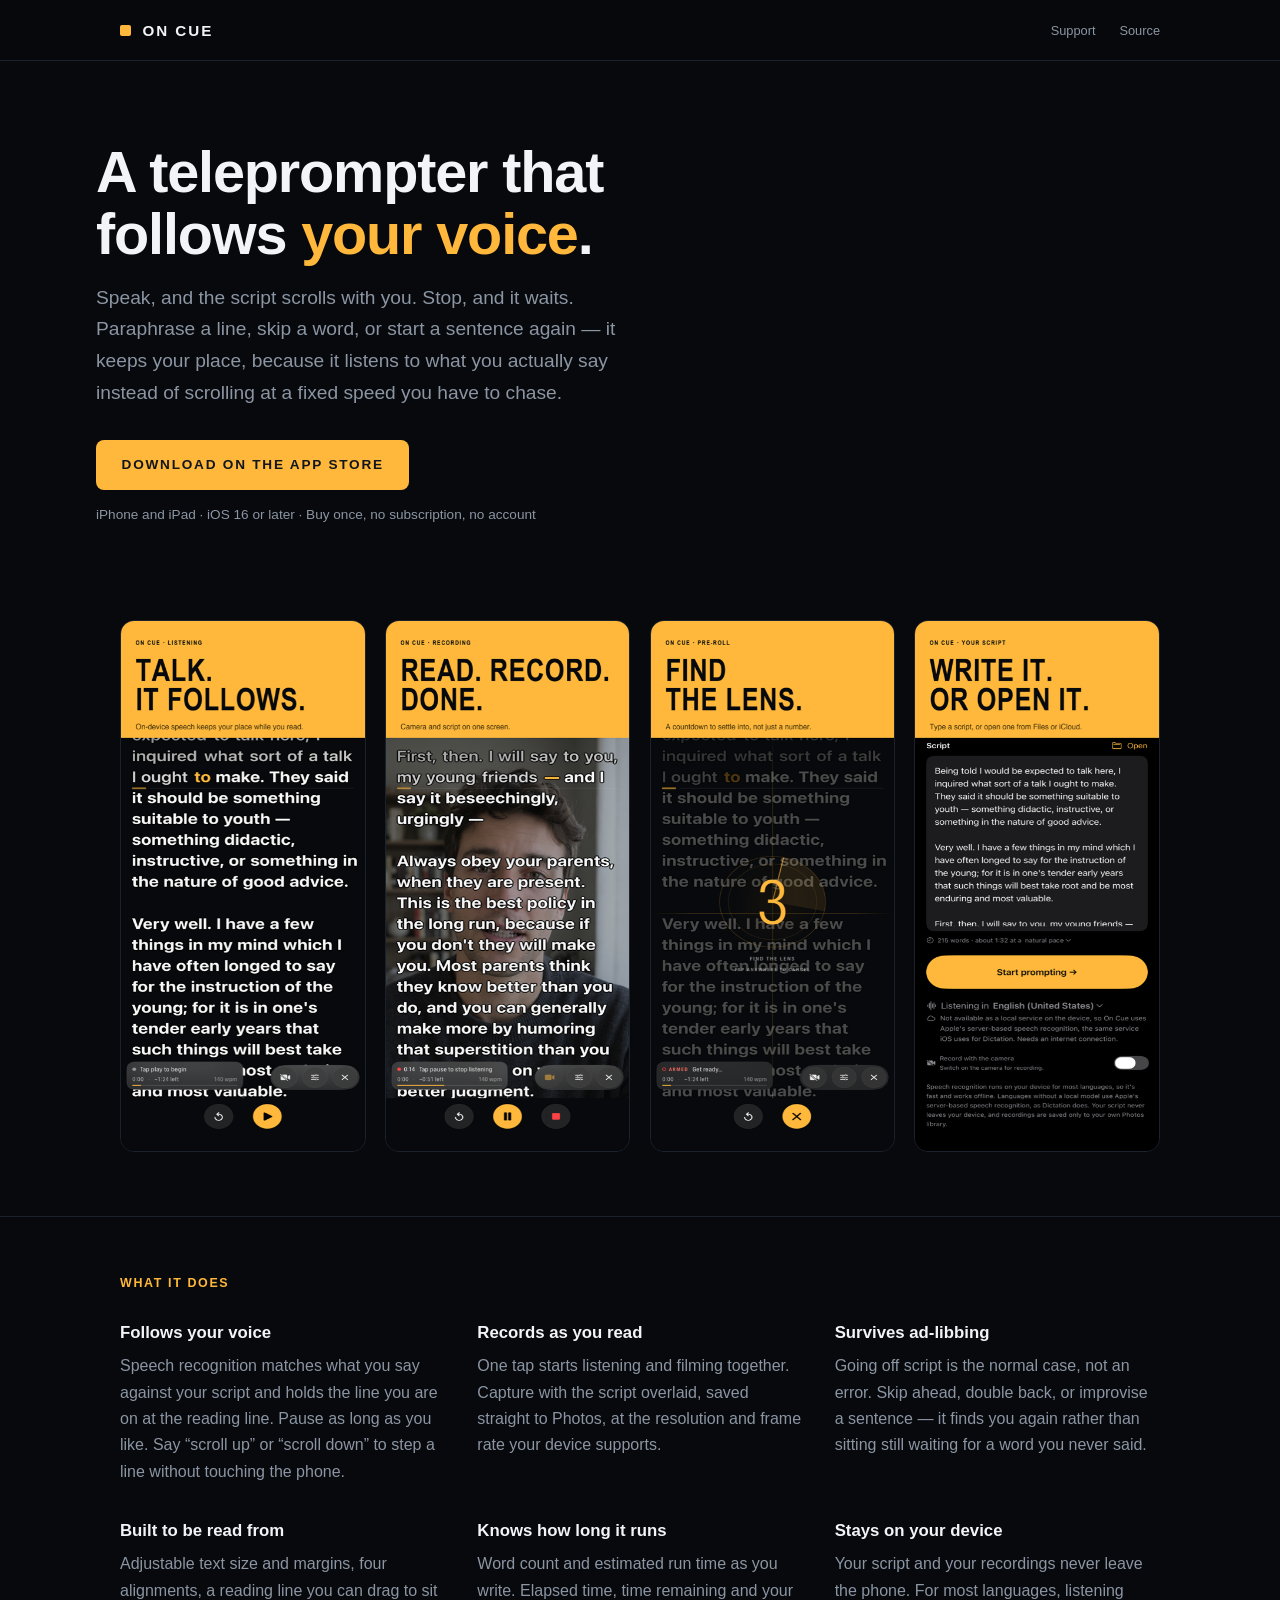
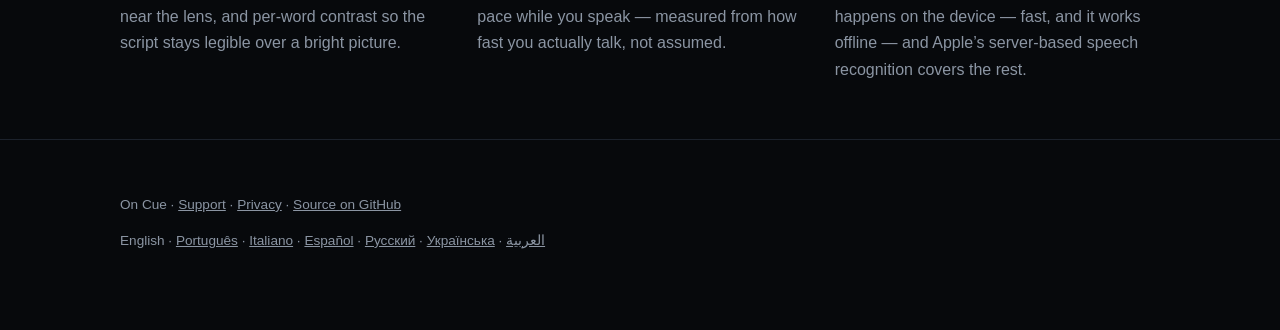
<file: docs/index.html>
<!doctype html>
<html lang="en">
<head>
<meta charset="utf-8">
<meta name="viewport" content="width=device-width, initial-scale=1">
<title>On Cue — a teleprompter that follows your voice</title>
<meta name="description" content="On Cue is an iPhone and iPad teleprompter that scrolls at the speed you actually speak. Pause, paraphrase or skip a line — it keeps your place.">
<link rel="stylesheet" href="style.css">
</head>
<body>

<header>
  <div class="wrap">
    <span class="lamp" aria-hidden="true"></span>
    <span class="chrome wordmark">On Cue</span>
    <nav>
      <a href="support/">Support</a>
      <a href="https://github.com/sashamitrovich/Cue">Source</a>
    </nav>
  </div>
</header>

<main>
  <div class="wrap hero">
    <h1>A teleprompter that follows <em>your voice</em>.</h1>
    <p class="lede">Speak, and the script scrolls with you. Stop, and it waits. Paraphrase a line, skip a word, or start a sentence again — it keeps your place, because it listens to what you actually say instead of scrolling at a fixed speed you have to chase.</p>
    <a class="cta chrome" href="https://apps.apple.com/app/id6796989022">Download on the App Store</a>
    <p class="cta-note">iPhone and iPad · iOS 16 or later · Buy once, no subscription, no account</p>
  </div>

  <div class="wrap">
    <div class="shots">
      <img src="img/01-follows.png" alt="The script scrolling with the spoken word highlighted in amber on the reading line.">
      <img src="img/02-record.png" alt="Recording with the script over the picture.">
      <img src="img/03-lens.png" alt="The countdown before a take, with the reading line near the lens.">
      <img src="img/05-write.png" alt="The script editor on the setup screen.">
    </div>
  </div>

  <section>
    <div class="wrap">
      <h2 class="chrome">What it does</h2>
      <div class="grid">
        <div>
          <h3>Follows your voice</h3>
          <p>Speech recognition matches what you say against your script and holds the line you are on at the reading line. Pause as long as you like. Say “scroll up” or “scroll down” to step a line without touching the phone.</p>
        </div>
        <div>
          <h3>Records as you read</h3>
          <p>One tap starts listening and filming together. Capture with the script overlaid, saved straight to Photos, at the resolution and frame rate your device supports.</p>
        </div>
        <div>
          <h3>Survives ad-libbing</h3>
          <p>Going off script is the normal case, not an error. Skip ahead, double back, or improvise a sentence — it finds you again rather than sitting still waiting for a word you never said.</p>
        </div>
        <div>
          <h3>Built to be read from</h3>
          <p>Adjustable text size and margins, four alignments, a reading line you can drag to sit near the lens, and per-word contrast so the script stays legible over a bright picture.</p>
        </div>
        <div>
          <h3>Knows how long it runs</h3>
          <p>Word count and estimated run time as you write. Elapsed time, time remaining and your pace while you speak — measured from how fast you actually talk, not assumed.</p>
        </div>
        <div>
          <h3>Stays on your device</h3>
          <p>Your script and your recordings never leave the phone. For most languages, listening happens on the device — fast, and it works offline — and Apple’s server-based speech recognition covers the rest.</p>
        </div>
      </div>
    </div>
  </section>
</main>

<footer>
  <div class="wrap">
    <p>On Cue · <a href="support/">Support</a> · <a href="https://github.com/sashamitrovich/Cue/blob/main/PRIVACY.md">Privacy</a> · <a href="https://github.com/sashamitrovich/Cue">Source on GitHub</a></p>
    <p>English · <a href="pt-BR/" hreflang="pt-BR">Português</a> · <a href="it/" hreflang="it">Italiano</a> · <a href="es-MX/" hreflang="es-MX">Español</a> · <a href="ru/" hreflang="ru">Русский</a> · <a href="uk/" hreflang="uk">Українська</a> · <a href="ar/" hreflang="ar">العربية</a></p>
  </div>
</footer>

</body>
</html>
</file>
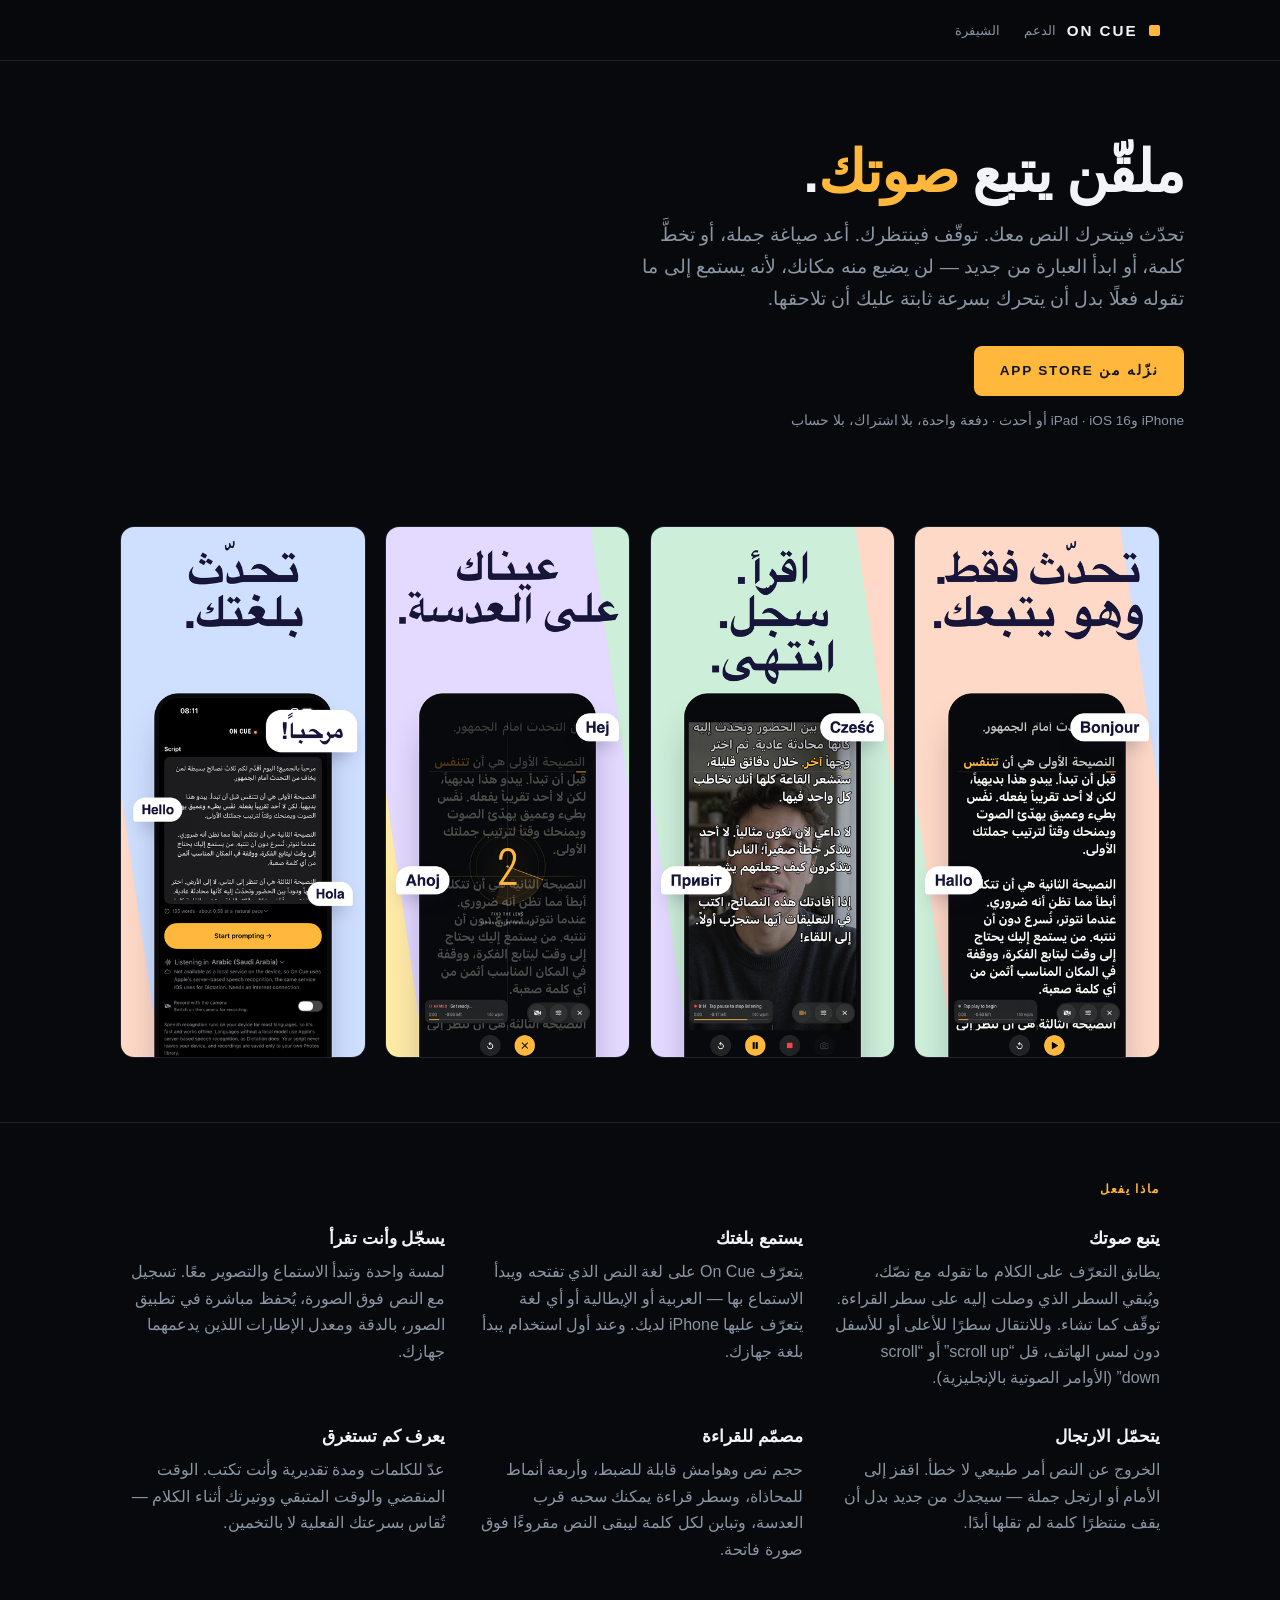
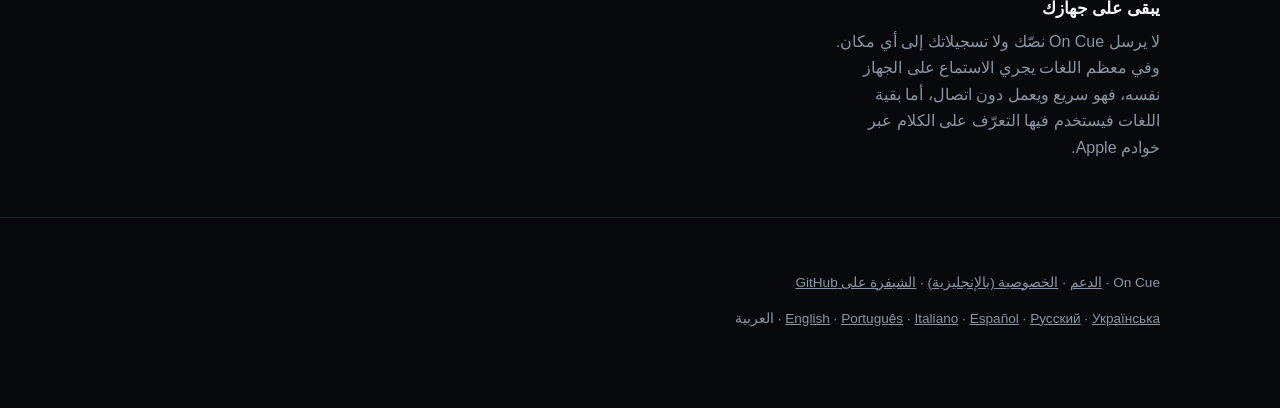
<file: docs/ar/index.html>
<!doctype html>
<html lang="ar" dir="rtl">
<head>
<meta charset="utf-8">
<meta name="viewport" content="width=device-width, initial-scale=1">
<title>On Cue — ملقّن يتبع صوتك</title>
<meta name="description" content="On Cue ملقّن لجهازي iPhone وiPad يتحرك بالإيقاع الذي تتحدث به فعلًا. توقّف، ارتجل أو تخطَّ سطرًا — لن يضيع منه مكانك.">
<link rel="stylesheet" href="../style.css">
</head>
<body>

<header>
  <div class="wrap">
    <span class="lamp" aria-hidden="true"></span>
    <span class="chrome wordmark">On Cue</span>
    <nav>
      <a href="support/">الدعم</a>
      <a href="https://github.com/sashamitrovich/Cue">الشيفرة</a>
    </nav>
  </div>
</header>

<main>
  <div class="wrap hero">
    <h1>ملقّن يتبع <em>صوتك</em>.</h1>
    <p class="lede">تحدّث فيتحرك النص معك. توقّف فينتظرك. أعد صياغة جملة، أو تخطَّ كلمة، أو ابدأ العبارة من جديد — لن يضيع منه مكانك، لأنه يستمع إلى ما تقوله فعلًا بدل أن يتحرك بسرعة ثابتة عليك أن تلاحقها.</p>
    <a class="cta chrome" href="https://apps.apple.com/app/id6796989022">نزّله من App Store</a>
    <p class="cta-note">iPhone وiPad · iOS 16 أو أحدث · دفعة واحدة، بلا اشتراك، بلا حساب</p>
  </div>

  <div class="wrap">
    <div class="shots">
      <img src="../img/ar/02-follows.png" alt="النص يتحرك، والكلمة التي تنطقها مميّزة باللون الكهرماني على سطر القراءة.">
      <img src="../img/ar/03-record.png" alt="التسجيل مع ظهور النص فوق الصورة.">
      <img src="../img/ar/04-lens.png" alt="العدّ التنازلي قبل البدء، وسطر القراءة قريب من العدسة.">
      <img src="../img/ar/01-language.png" alt="محرّر النصوص يعرض نصًّا بالعربية مع “Listening in Arabic (Saudi Arabia)”.">
    </div>
  </div>

  <section>
    <div class="wrap">
      <h2 class="chrome">ماذا يفعل</h2>
      <div class="grid">
        <div>
          <h3>يتبع صوتك</h3>
          <p>يطابق التعرّف على الكلام ما تقوله مع نصّك، ويُبقي السطر الذي وصلت إليه على سطر القراءة. توقّف كما تشاء. وللانتقال سطرًا للأعلى أو للأسفل دون لمس الهاتف، قل “scroll up” أو “scroll down” (الأوامر الصوتية بالإنجليزية).</p>
        </div>
        <div>
          <h3>يستمع بلغتك</h3>
          <p>يتعرّف On Cue على لغة النص الذي تفتحه ويبدأ الاستماع بها — العربية أو الإيطالية أو أي لغة يتعرّف عليها iPhone لديك. وعند أول استخدام يبدأ بلغة جهازك.</p>
        </div>
        <div>
          <h3>يسجّل وأنت تقرأ</h3>
          <p>لمسة واحدة وتبدأ الاستماع والتصوير معًا. تسجيل مع النص فوق الصورة، يُحفظ مباشرة في تطبيق الصور، بالدقة ومعدل الإطارات اللذين يدعمهما جهازك.</p>
        </div>
        <div>
          <h3>يتحمّل الارتجال</h3>
          <p>الخروج عن النص أمر طبيعي لا خطأ. اقفز إلى الأمام أو ارتجل جملة — سيجدك من جديد بدل أن يقف منتظرًا كلمة لم تقلها أبدًا.</p>
        </div>
        <div>
          <h3>مصمّم للقراءة</h3>
          <p>حجم نص وهوامش قابلة للضبط، وأربعة أنماط للمحاذاة، وسطر قراءة يمكنك سحبه قرب العدسة، وتباين لكل كلمة ليبقى النص مقروءًا فوق صورة فاتحة.</p>
        </div>
        <div>
          <h3>يعرف كم تستغرق</h3>
          <p>عدّ للكلمات ومدة تقديرية وأنت تكتب. الوقت المنقضي والوقت المتبقي ووتيرتك أثناء الكلام — تُقاس بسرعتك الفعلية لا بالتخمين.</p>
        </div>
        <div>
          <h3>يبقى على جهازك</h3>
          <p>لا يرسل On Cue نصّك ولا تسجيلاتك إلى أي مكان. وفي معظم اللغات يجري الاستماع على الجهاز نفسه، فهو سريع ويعمل دون اتصال، أما بقية اللغات فيستخدم فيها التعرّف على الكلام عبر خوادم Apple.</p>
        </div>
      </div>
    </div>
  </section>
</main>

<footer>
  <div class="wrap">
    <p>On Cue · <a href="support/">الدعم</a> · <a href="https://github.com/sashamitrovich/Cue/blob/main/PRIVACY.md">الخصوصية (بالإنجليزية)</a> · <a href="https://github.com/sashamitrovich/Cue">الشيفرة على GitHub</a></p>
    <p><a href="../" hreflang="en">English</a> · <a href="../pt-BR/" hreflang="pt-BR">Português</a> · <a href="../it/" hreflang="it">Italiano</a> · <a href="../es-MX/" hreflang="es-MX">Español</a> · <a href="../ru/" hreflang="ru">Русский</a> · <a href="../uk/" hreflang="uk">Українська</a> · العربية</p>
  </div>
</footer>

</body>
</html>
</file>
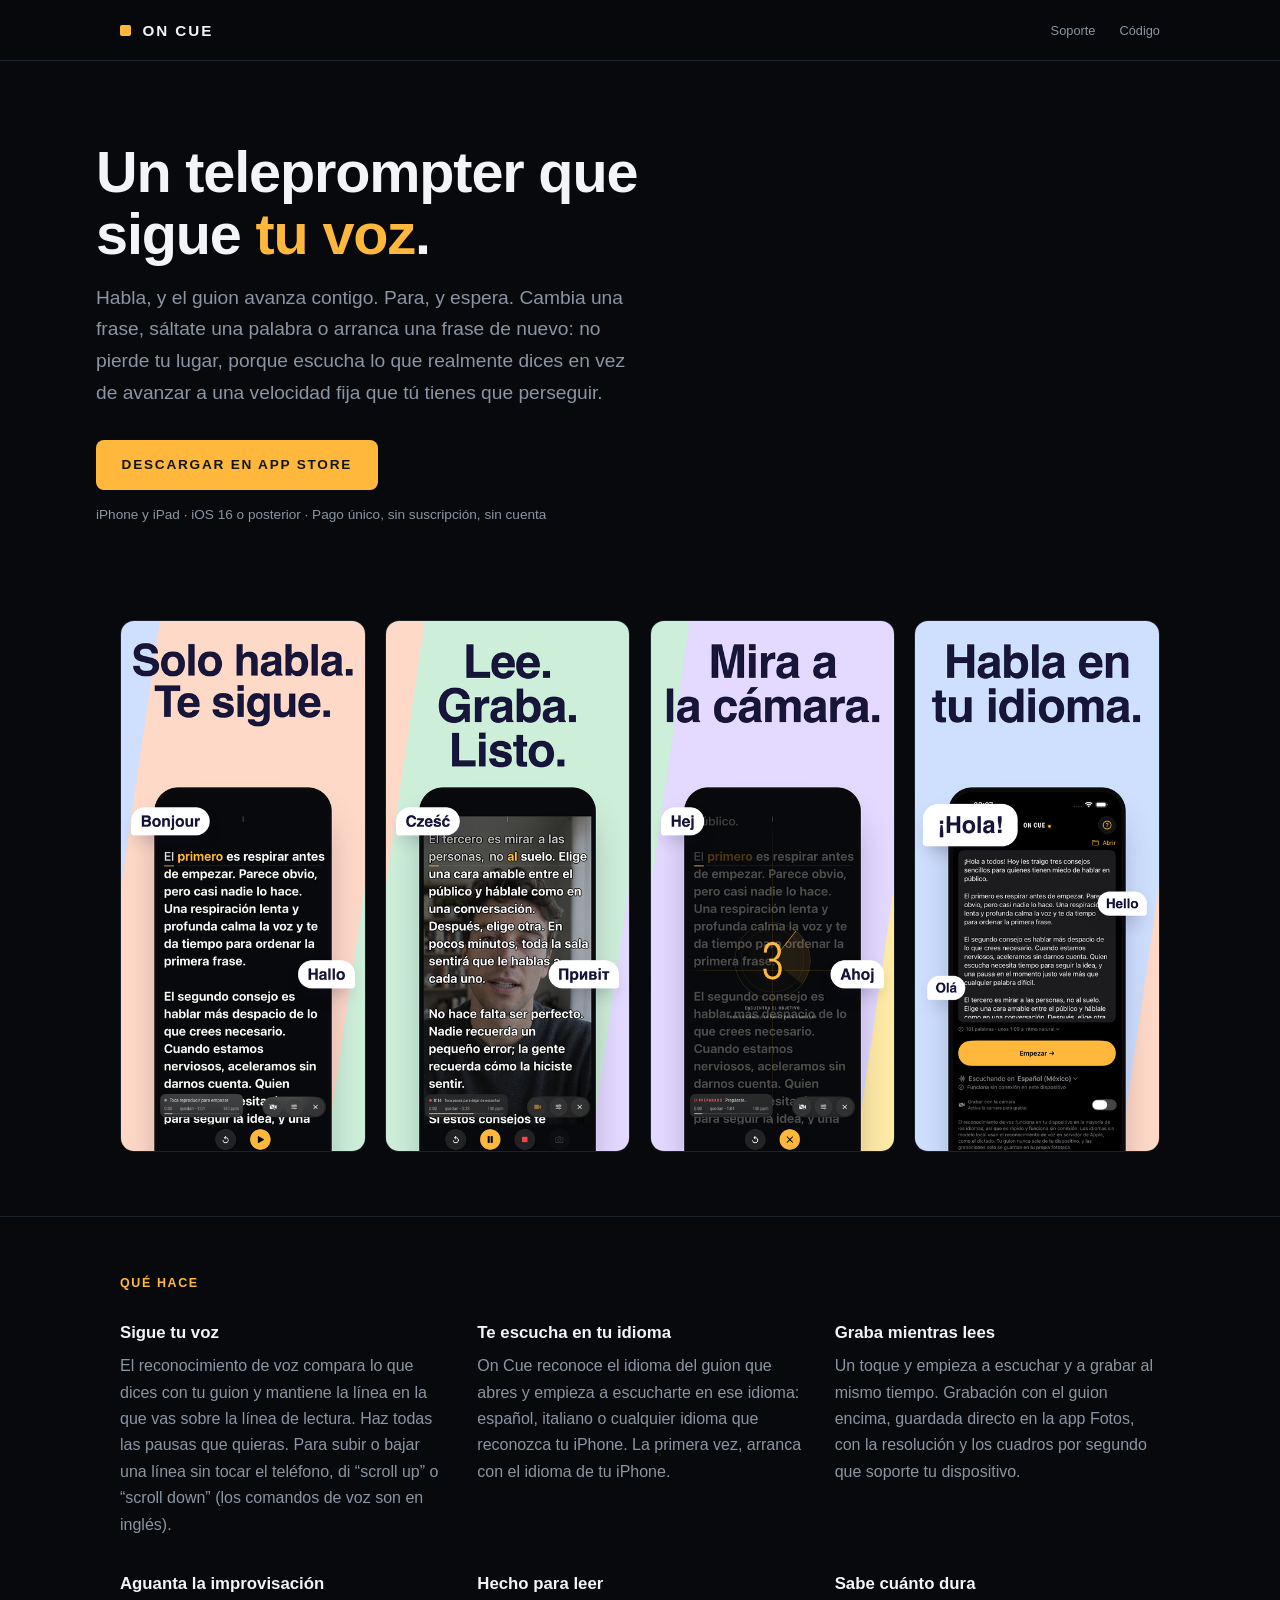
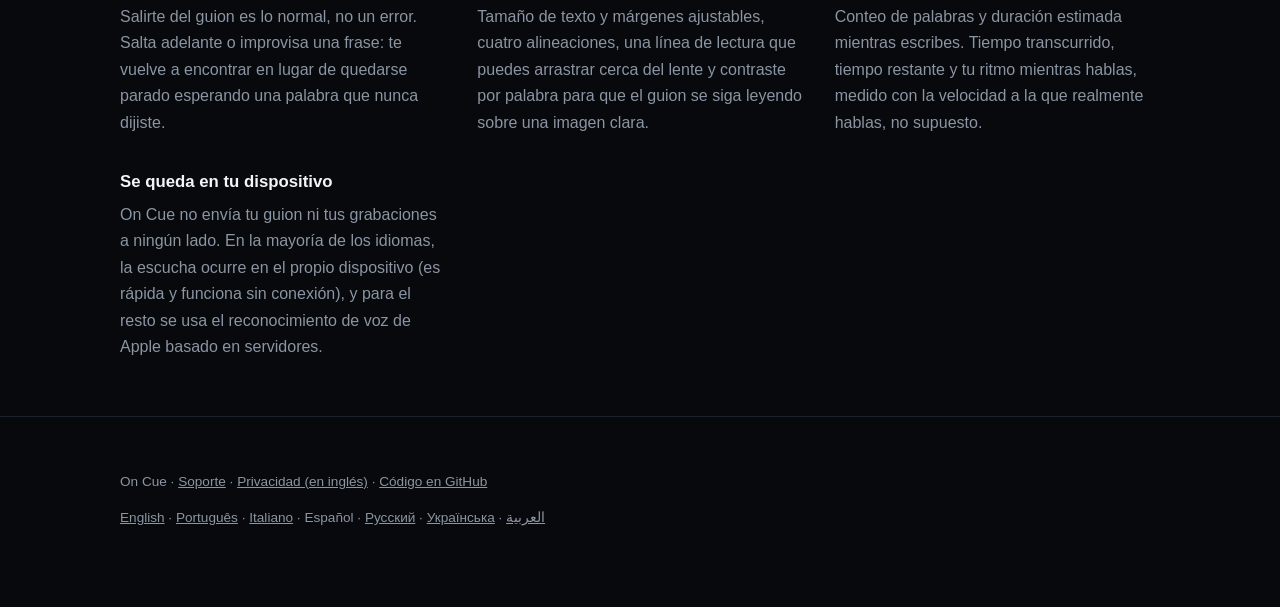
<file: docs/es-MX/index.html>
<!doctype html>
<html lang="es-MX">
<head>
<meta charset="utf-8">
<meta name="viewport" content="width=device-width, initial-scale=1">
<title>On Cue — un teleprompter que sigue tu voz</title>
<meta name="description" content="On Cue es un teleprompter para iPhone y iPad que avanza al ritmo en que realmente hablas. Haz una pausa, improvisa o sáltate una línea: no pierde tu lugar.">
<link rel="stylesheet" href="../style.css">
</head>
<body>

<header>
  <div class="wrap">
    <span class="lamp" aria-hidden="true"></span>
    <span class="chrome wordmark">On Cue</span>
    <nav>
      <a href="support/">Soporte</a>
      <a href="https://github.com/sashamitrovich/Cue">Código</a>
    </nav>
  </div>
</header>

<main>
  <div class="wrap hero">
    <h1>Un teleprompter que sigue <em>tu voz</em>.</h1>
    <p class="lede">Habla, y el guion avanza contigo. Para, y espera. Cambia una frase, sáltate una palabra o arranca una frase de nuevo: no pierde tu lugar, porque escucha lo que realmente dices en vez de avanzar a una velocidad fija que tú tienes que perseguir.</p>
    <a class="cta chrome" href="https://apps.apple.com/app/id6796989022">Descargar en App Store</a>
    <p class="cta-note">iPhone y iPad · iOS 16 o posterior · Pago único, sin suscripción, sin cuenta</p>
  </div>

  <div class="wrap">
    <div class="shots">
      <img src="../img/es-MX/02-follows.png" alt="El guion avanzando, con la palabra que dices resaltada en ámbar sobre la línea de lectura.">
      <img src="../img/es-MX/03-record.png" alt="Grabando con el guion encima de la imagen.">
      <img src="../img/es-MX/04-lens.png" alt="La cuenta regresiva antes de empezar, con la línea de lectura cerca del lente.">
      <img src="../img/es-MX/01-language.png" alt="El editor de guiones mostrando un guion en español y “Listening in Spanish (Mexico)”.">
    </div>
  </div>

  <section>
    <div class="wrap">
      <h2 class="chrome">Qué hace</h2>
      <div class="grid">
        <div>
          <h3>Sigue tu voz</h3>
          <p>El reconocimiento de voz compara lo que dices con tu guion y mantiene la línea en la que vas sobre la línea de lectura. Haz todas las pausas que quieras. Para subir o bajar una línea sin tocar el teléfono, di “scroll up” o “scroll down” (los comandos de voz son en inglés).</p>
        </div>
        <div>
          <h3>Te escucha en tu idioma</h3>
          <p>On Cue reconoce el idioma del guion que abres y empieza a escucharte en ese idioma: español, italiano o cualquier idioma que reconozca tu iPhone. La primera vez, arranca con el idioma de tu iPhone.</p>
        </div>
        <div>
          <h3>Graba mientras lees</h3>
          <p>Un toque y empieza a escuchar y a grabar al mismo tiempo. Grabación con el guion encima, guardada directo en la app Fotos, con la resolución y los cuadros por segundo que soporte tu dispositivo.</p>
        </div>
        <div>
          <h3>Aguanta la improvisación</h3>
          <p>Salirte del guion es lo normal, no un error. Salta adelante o improvisa una frase: te vuelve a encontrar en lugar de quedarse parado esperando una palabra que nunca dijiste.</p>
        </div>
        <div>
          <h3>Hecho para leer</h3>
          <p>Tamaño de texto y márgenes ajustables, cuatro alineaciones, una línea de lectura que puedes arrastrar cerca del lente y contraste por palabra para que el guion se siga leyendo sobre una imagen clara.</p>
        </div>
        <div>
          <h3>Sabe cuánto dura</h3>
          <p>Conteo de palabras y duración estimada mientras escribes. Tiempo transcurrido, tiempo restante y tu ritmo mientras hablas, medido con la velocidad a la que realmente hablas, no supuesto.</p>
        </div>
        <div>
          <h3>Se queda en tu dispositivo</h3>
          <p>On Cue no envía tu guion ni tus grabaciones a ningún lado. En la mayoría de los idiomas, la escucha ocurre en el propio dispositivo (es rápida y funciona sin conexión), y para el resto se usa el reconocimiento de voz de Apple basado en servidores.</p>
        </div>
      </div>
    </div>
  </section>
</main>

<footer>
  <div class="wrap">
    <p>On Cue · <a href="support/">Soporte</a> · <a href="https://github.com/sashamitrovich/Cue/blob/main/PRIVACY.md">Privacidad (en inglés)</a> · <a href="https://github.com/sashamitrovich/Cue">Código en GitHub</a></p>
    <p><a href="../" hreflang="en">English</a> · <a href="../pt-BR/" hreflang="pt-BR">Português</a> · <a href="../it/" hreflang="it">Italiano</a> · Español · <a href="../ru/" hreflang="ru">Русский</a> · <a href="../uk/" hreflang="uk">Українська</a> · <a href="../ar/" hreflang="ar">العربية</a></p>
  </div>
</footer>

</body>
</html>
</file>
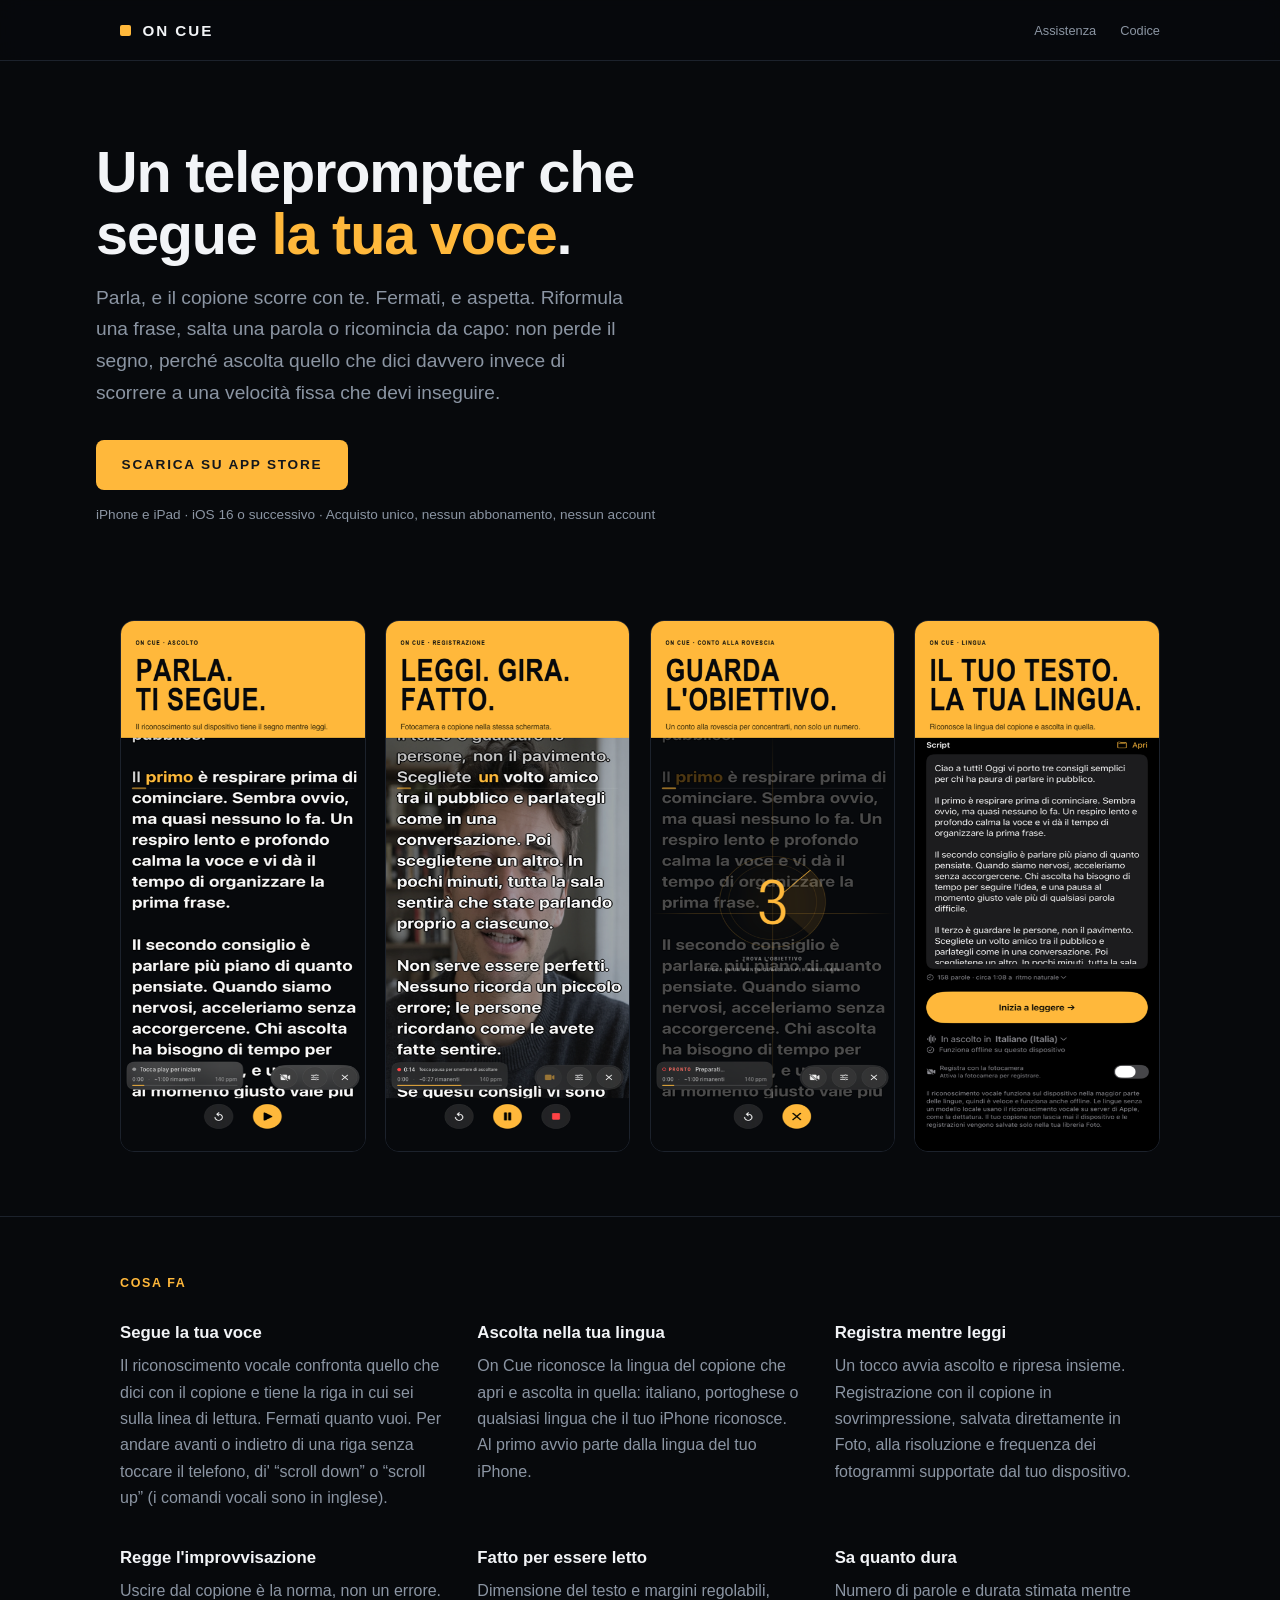
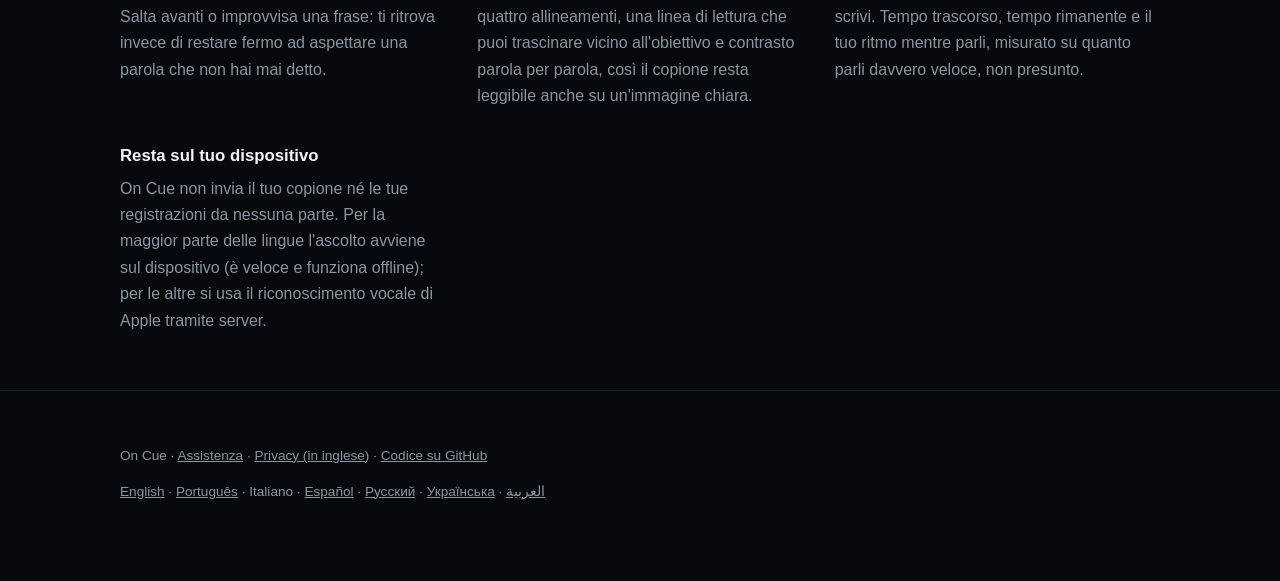
<file: docs/it/index.html>
<!doctype html>
<html lang="it">
<head>
<meta charset="utf-8">
<meta name="viewport" content="width=device-width, initial-scale=1">
<title>On Cue — un teleprompter che segue la tua voce</title>
<meta name="description" content="On Cue è un teleprompter per iPhone e iPad che scorre alla velocità con cui parli davvero. Fermati, improvvisa o salta una riga: non perde il segno.">
<link rel="stylesheet" href="../style.css">
</head>
<body>

<header>
  <div class="wrap">
    <span class="lamp" aria-hidden="true"></span>
    <span class="chrome wordmark">On Cue</span>
    <nav>
      <a href="support/">Assistenza</a>
      <a href="https://github.com/sashamitrovich/Cue">Codice</a>
    </nav>
  </div>
</header>

<main>
  <div class="wrap hero">
    <h1>Un teleprompter che segue <em>la tua voce</em>.</h1>
    <p class="lede">Parla, e il copione scorre con te. Fermati, e aspetta. Riformula una frase, salta una parola o ricomincia da capo: non perde il segno, perché ascolta quello che dici davvero invece di scorrere a una velocità fissa che devi inseguire.</p>
    <a class="cta chrome" href="https://apps.apple.com/app/id6796989022">Scarica su App Store</a>
    <p class="cta-note">iPhone e iPad · iOS 16 o successivo · Acquisto unico, nessun abbonamento, nessun account</p>
  </div>

  <div class="wrap">
    <div class="shots">
      <img src="../img/it/02-segue.png" alt="Il copione che scorre, con la parola pronunciata evidenziata in ambra sulla linea di lettura.">
      <img src="../img/it/03-registra.png" alt="Registrazione con il copione sopra l'immagine.">
      <img src="../img/it/04-obiettivo.png" alt="Il conto alla rovescia prima di iniziare, con la linea di lettura vicino all'obiettivo.">
      <img src="../img/it/01-lingua.png" alt="L'editor con un copione in italiano e “Listening in Italian (Italy)”.">
    </div>
  </div>

  <section>
    <div class="wrap">
      <h2 class="chrome">Cosa fa</h2>
      <div class="grid">
        <div>
          <h3>Segue la tua voce</h3>
          <p>Il riconoscimento vocale confronta quello che dici con il copione e tiene la riga in cui sei sulla linea di lettura. Fermati quanto vuoi. Per andare avanti o indietro di una riga senza toccare il telefono, di' “scroll down” o “scroll up” (i comandi vocali sono in inglese).</p>
        </div>
        <div>
          <h3>Ascolta nella tua lingua</h3>
          <p>On Cue riconosce la lingua del copione che apri e ascolta in quella: italiano, portoghese o qualsiasi lingua che il tuo iPhone riconosce. Al primo avvio parte dalla lingua del tuo iPhone.</p>
        </div>
        <div>
          <h3>Registra mentre leggi</h3>
          <p>Un tocco avvia ascolto e ripresa insieme. Registrazione con il copione in sovrimpressione, salvata direttamente in Foto, alla risoluzione e frequenza dei fotogrammi supportate dal tuo dispositivo.</p>
        </div>
        <div>
          <h3>Regge l'improvvisazione</h3>
          <p>Uscire dal copione è la norma, non un errore. Salta avanti o improvvisa una frase: ti ritrova invece di restare fermo ad aspettare una parola che non hai mai detto.</p>
        </div>
        <div>
          <h3>Fatto per essere letto</h3>
          <p>Dimensione del testo e margini regolabili, quattro allineamenti, una linea di lettura che puoi trascinare vicino all'obiettivo e contrasto parola per parola, così il copione resta leggibile anche su un'immagine chiara.</p>
        </div>
        <div>
          <h3>Sa quanto dura</h3>
          <p>Numero di parole e durata stimata mentre scrivi. Tempo trascorso, tempo rimanente e il tuo ritmo mentre parli, misurato su quanto parli davvero veloce, non presunto.</p>
        </div>
        <div>
          <h3>Resta sul tuo dispositivo</h3>
          <p>On Cue non invia il tuo copione né le tue registrazioni da nessuna parte. Per la maggior parte delle lingue l'ascolto avviene sul dispositivo (è veloce e funziona offline); per le altre si usa il riconoscimento vocale di Apple tramite server.</p>
        </div>
      </div>
    </div>
  </section>
</main>

<footer>
  <div class="wrap">
    <p>On Cue · <a href="support/">Assistenza</a> · <a href="https://github.com/sashamitrovich/Cue/blob/main/PRIVACY.md">Privacy (in inglese)</a> · <a href="https://github.com/sashamitrovich/Cue">Codice su GitHub</a></p>
    <p><a href="../" hreflang="en">English</a> · <a href="../pt-BR/" hreflang="pt-BR">Português</a> · Italiano · <a href="../es-MX/" hreflang="es-MX">Español</a> · <a href="../ru/" hreflang="ru">Русский</a> · <a href="../uk/" hreflang="uk">Українська</a> · <a href="../ar/" hreflang="ar">العربية</a></p>
  </div>
</footer>

</body>
</html>
</file>
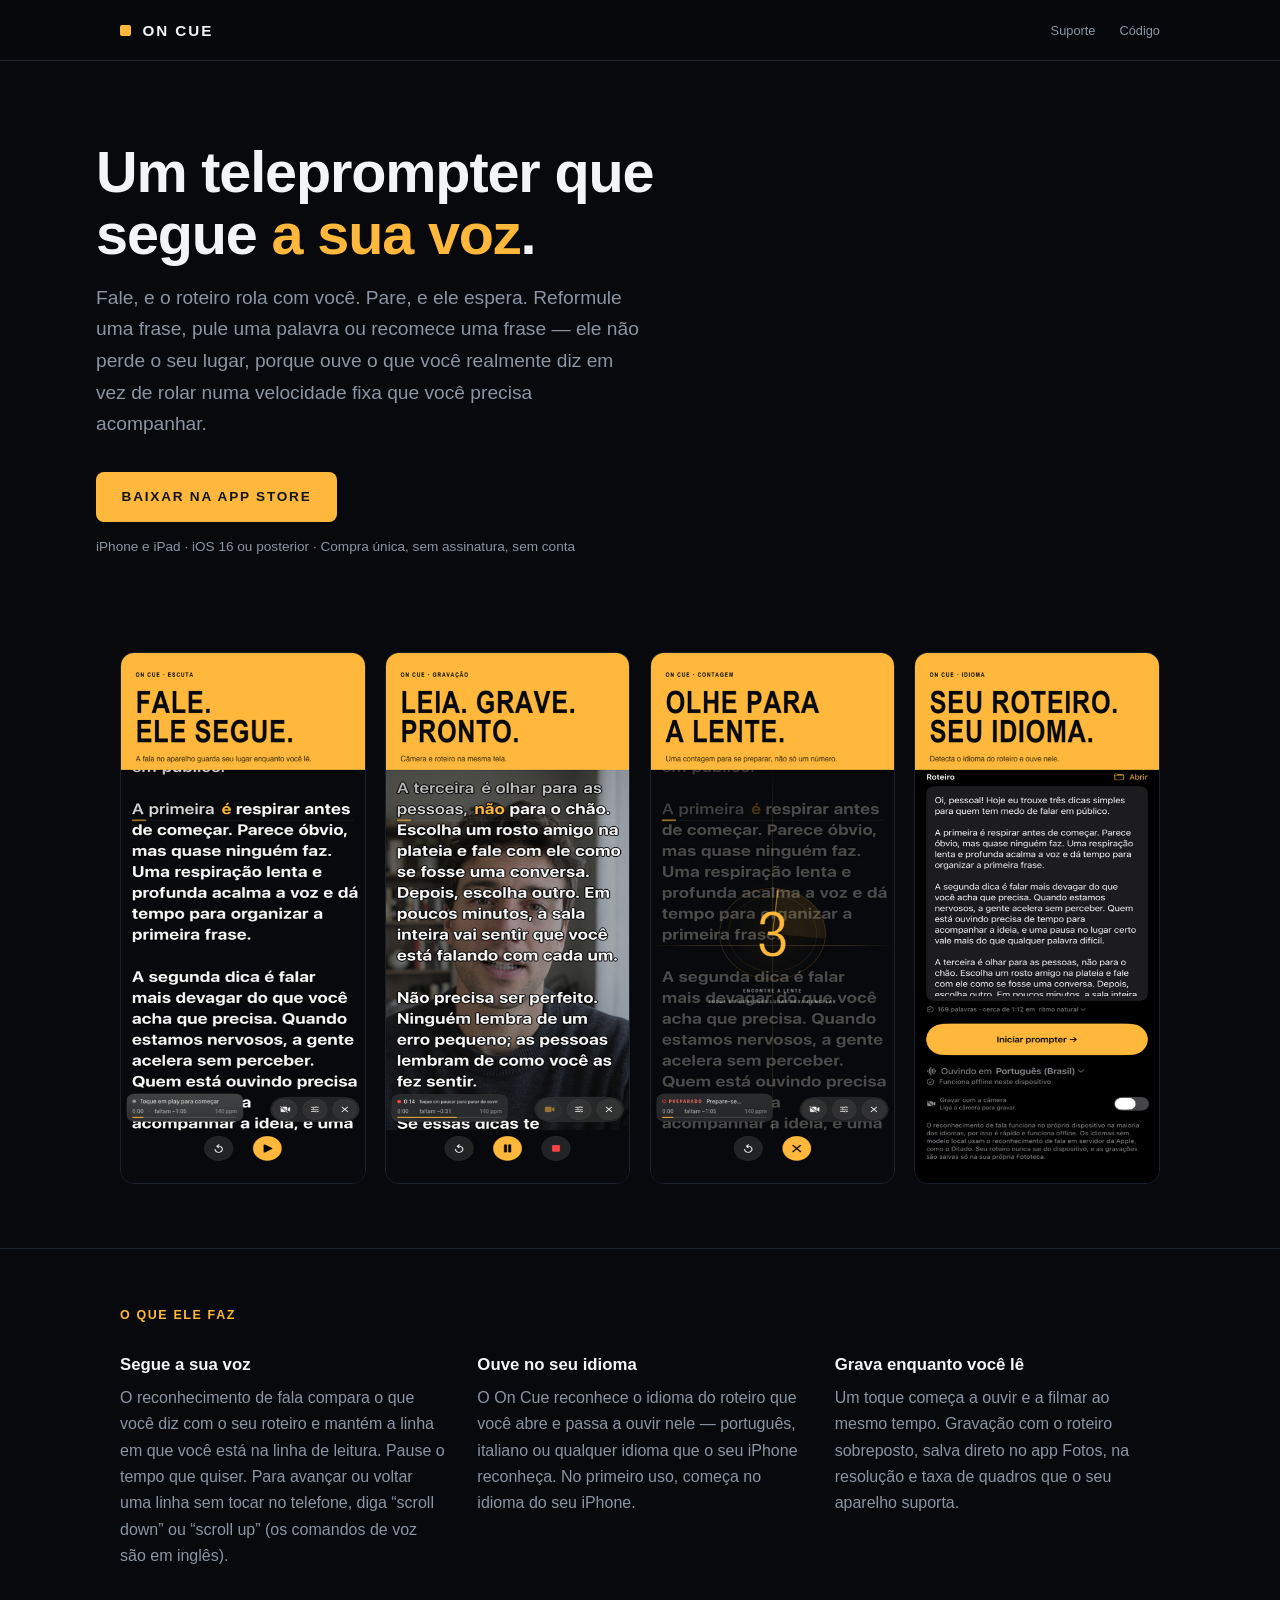
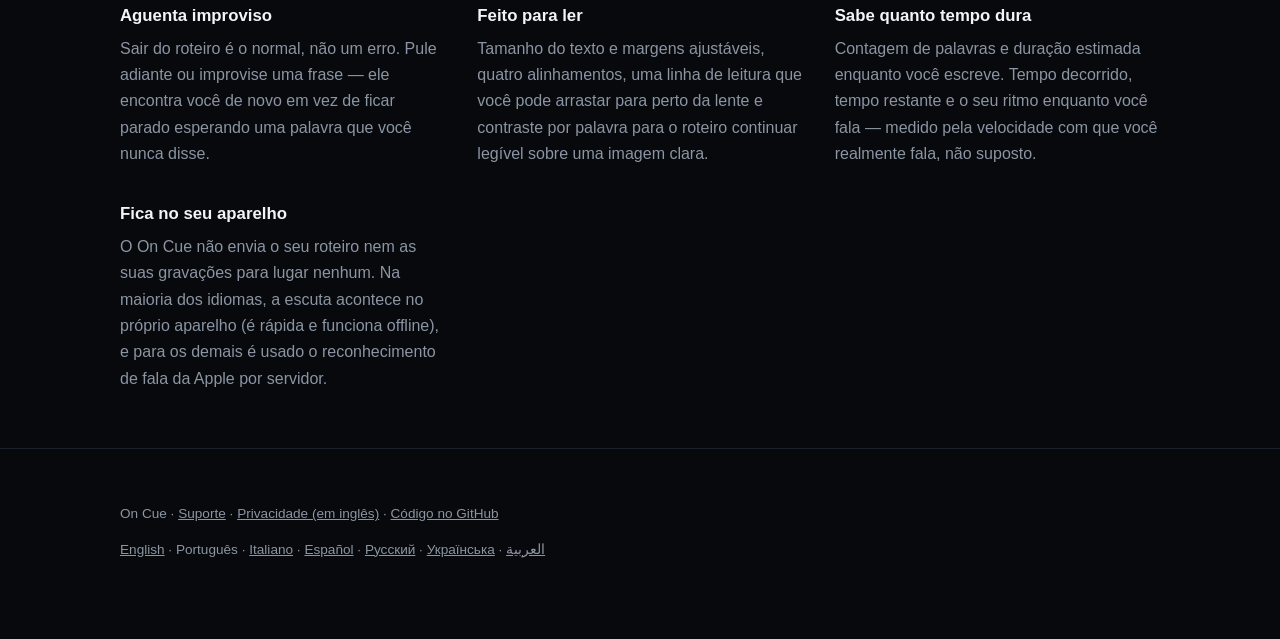
<file: docs/pt-BR/index.html>
<!doctype html>
<html lang="pt-BR">
<head>
<meta charset="utf-8">
<meta name="viewport" content="width=device-width, initial-scale=1">
<title>On Cue — um teleprompter que segue a sua voz</title>
<meta name="description" content="On Cue é um teleprompter para iPhone e iPad que rola no ritmo em que você realmente fala. Pause, improvise ou pule uma linha — ele não perde o seu lugar.">
<link rel="stylesheet" href="../style.css">
</head>
<body>

<header>
  <div class="wrap">
    <span class="lamp" aria-hidden="true"></span>
    <span class="chrome wordmark">On Cue</span>
    <nav>
      <a href="support/">Suporte</a>
      <a href="https://github.com/sashamitrovich/Cue">Código</a>
    </nav>
  </div>
</header>

<main>
  <div class="wrap hero">
    <h1>Um teleprompter que segue <em>a sua voz</em>.</h1>
    <p class="lede">Fale, e o roteiro rola com você. Pare, e ele espera. Reformule uma frase, pule uma palavra ou recomece uma frase — ele não perde o seu lugar, porque ouve o que você realmente diz em vez de rolar numa velocidade fixa que você precisa acompanhar.</p>
    <a class="cta chrome" href="https://apps.apple.com/app/id6796989022">Baixar na App Store</a>
    <p class="cta-note">iPhone e iPad · iOS 16 ou posterior · Compra única, sem assinatura, sem conta</p>
  </div>

  <div class="wrap">
    <div class="shots">
      <img src="../img/pt-BR/02-segue.png" alt="O roteiro rolando, com a palavra falada destacada em âmbar na linha de leitura.">
      <img src="../img/pt-BR/03-grava.png" alt="Gravando com o roteiro sobre a imagem.">
      <img src="../img/pt-BR/04-lente.png" alt="A contagem regressiva antes de começar, com a linha de leitura perto da lente.">
      <img src="../img/pt-BR/01-idioma.png" alt="O editor de roteiro mostrando um roteiro em português e “Listening in Portuguese (Brazil)”.">
    </div>
  </div>

  <section>
    <div class="wrap">
      <h2 class="chrome">O que ele faz</h2>
      <div class="grid">
        <div>
          <h3>Segue a sua voz</h3>
          <p>O reconhecimento de fala compara o que você diz com o seu roteiro e mantém a linha em que você está na linha de leitura. Pause o tempo que quiser. Para avançar ou voltar uma linha sem tocar no telefone, diga “scroll down” ou “scroll up” (os comandos de voz são em inglês).</p>
        </div>
        <div>
          <h3>Ouve no seu idioma</h3>
          <p>O On Cue reconhece o idioma do roteiro que você abre e passa a ouvir nele — português, italiano ou qualquer idioma que o seu iPhone reconheça. No primeiro uso, começa no idioma do seu iPhone.</p>
        </div>
        <div>
          <h3>Grava enquanto você lê</h3>
          <p>Um toque começa a ouvir e a filmar ao mesmo tempo. Gravação com o roteiro sobreposto, salva direto no app Fotos, na resolução e taxa de quadros que o seu aparelho suporta.</p>
        </div>
        <div>
          <h3>Aguenta improviso</h3>
          <p>Sair do roteiro é o normal, não um erro. Pule adiante ou improvise uma frase — ele encontra você de novo em vez de ficar parado esperando uma palavra que você nunca disse.</p>
        </div>
        <div>
          <h3>Feito para ler</h3>
          <p>Tamanho do texto e margens ajustáveis, quatro alinhamentos, uma linha de leitura que você pode arrastar para perto da lente e contraste por palavra para o roteiro continuar legível sobre uma imagem clara.</p>
        </div>
        <div>
          <h3>Sabe quanto tempo dura</h3>
          <p>Contagem de palavras e duração estimada enquanto você escreve. Tempo decorrido, tempo restante e o seu ritmo enquanto você fala — medido pela velocidade com que você realmente fala, não suposto.</p>
        </div>
        <div>
          <h3>Fica no seu aparelho</h3>
          <p>O On Cue não envia o seu roteiro nem as suas gravações para lugar nenhum. Na maioria dos idiomas, a escuta acontece no próprio aparelho (é rápida e funciona offline), e para os demais é usado o reconhecimento de fala da Apple por servidor.</p>
        </div>
      </div>
    </div>
  </section>
</main>

<footer>
  <div class="wrap">
    <p>On Cue · <a href="support/">Suporte</a> · <a href="https://github.com/sashamitrovich/Cue/blob/main/PRIVACY.md">Privacidade (em inglês)</a> · <a href="https://github.com/sashamitrovich/Cue">Código no GitHub</a></p>
    <p><a href="../" hreflang="en">English</a> · Português · <a href="../it/" hreflang="it">Italiano</a> · <a href="../es-MX/" hreflang="es-MX">Español</a> · <a href="../ru/" hreflang="ru">Русский</a> · <a href="../uk/" hreflang="uk">Українська</a> · <a href="../ar/" hreflang="ar">العربية</a></p>
  </div>
</footer>

</body>
</html>
</file>
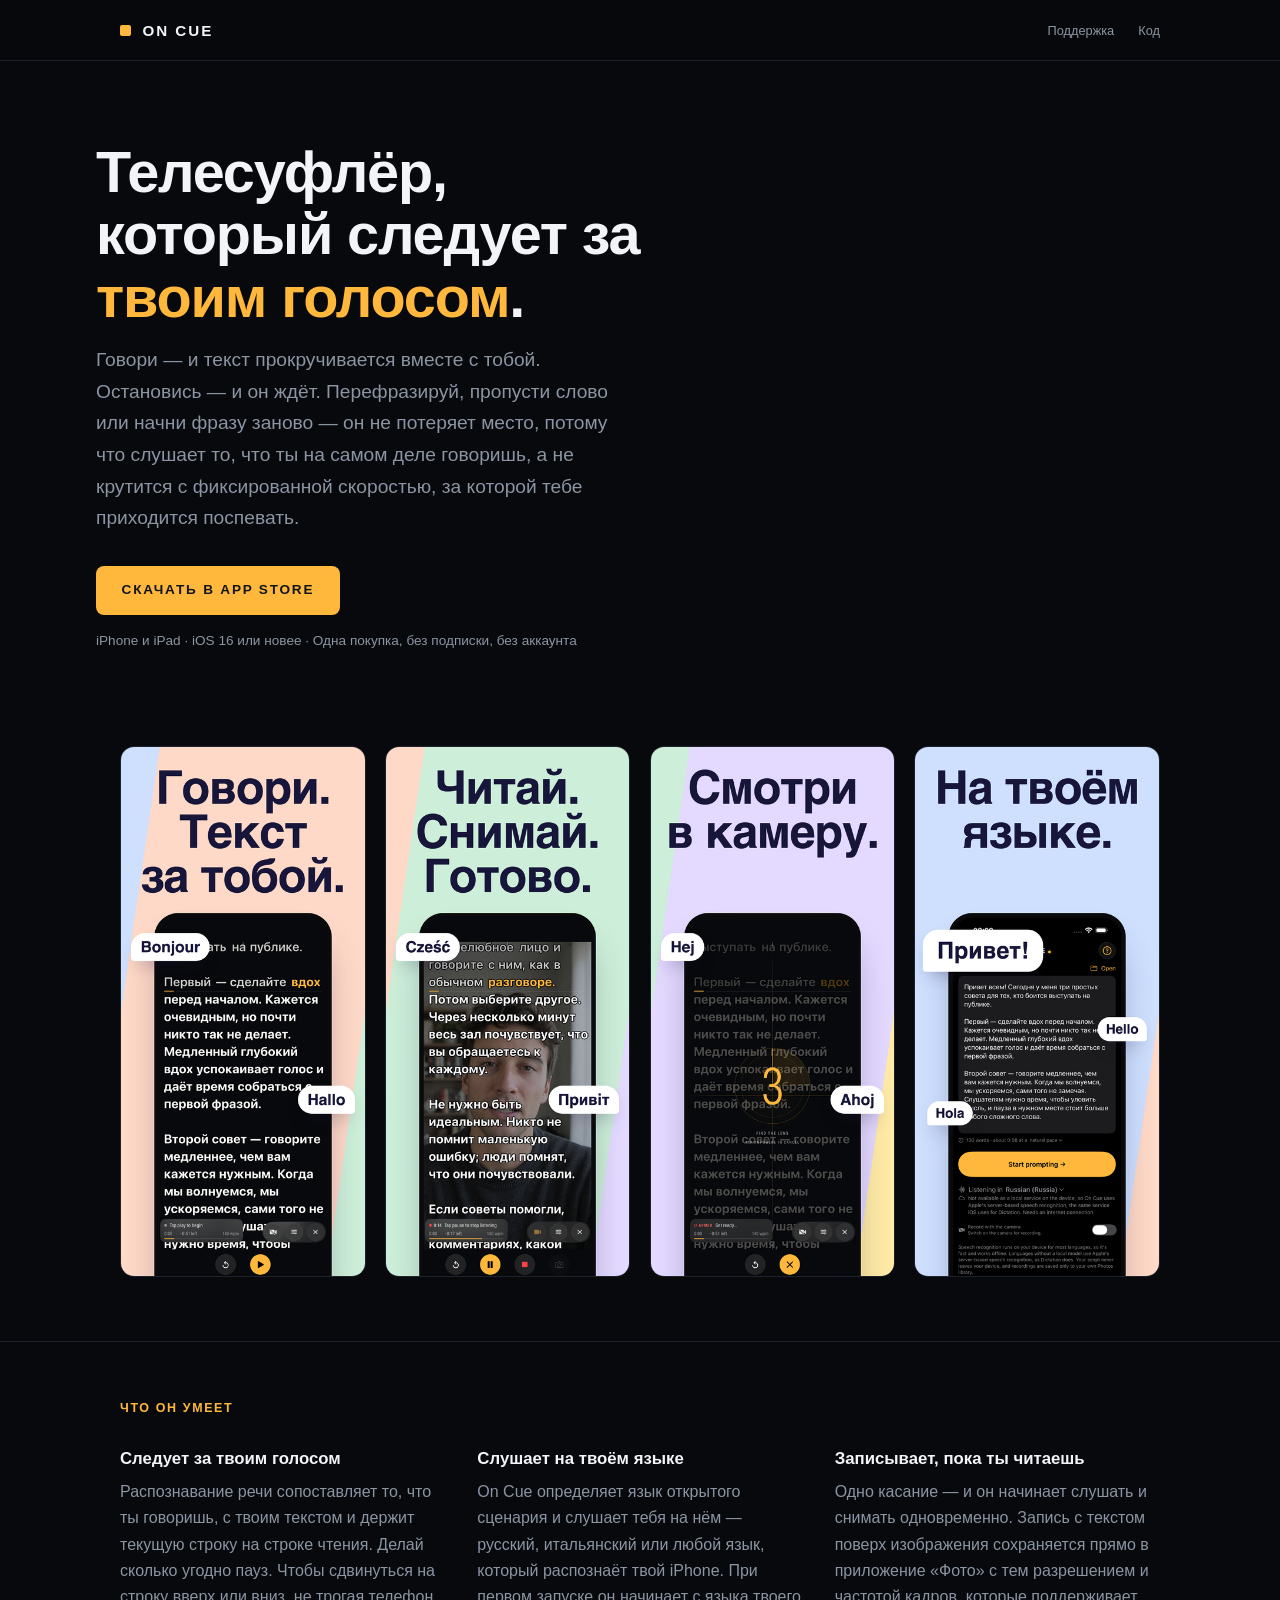
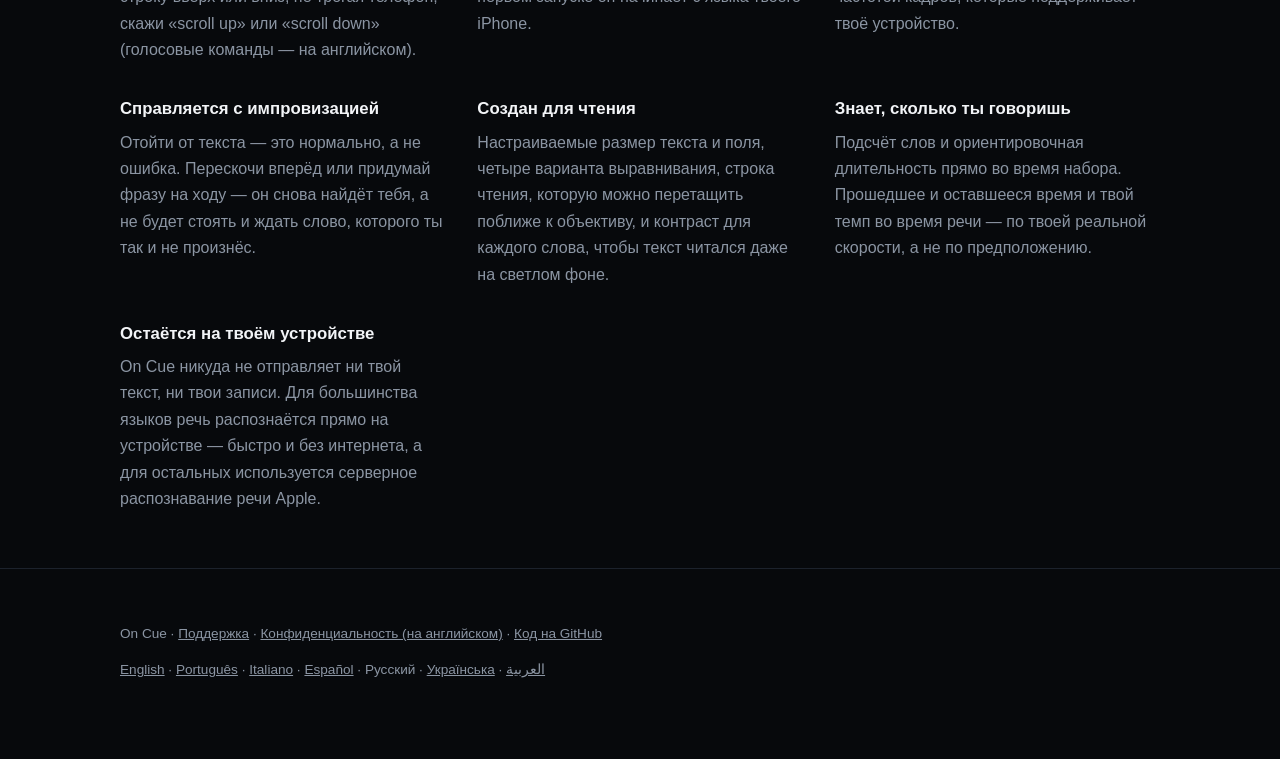
<file: docs/ru/index.html>
<!doctype html>
<html lang="ru">
<head>
<meta charset="utf-8">
<meta name="viewport" content="width=device-width, initial-scale=1">
<title>On Cue — телесуфлёр, который следует за твоим голосом</title>
<meta name="description" content="On Cue — телесуфлёр для iPhone и iPad, который прокручивается в том темпе, в каком ты на самом деле говоришь. Делай паузы, импровизируй или пропускай строки — он не теряет место.">
<link rel="stylesheet" href="../style.css">
</head>
<body>

<header>
  <div class="wrap">
    <span class="lamp" aria-hidden="true"></span>
    <span class="chrome wordmark">On Cue</span>
    <nav>
      <a href="support/">Поддержка</a>
      <a href="https://github.com/sashamitrovich/Cue">Код</a>
    </nav>
  </div>
</header>

<main>
  <div class="wrap hero">
    <h1>Телесуфлёр, который следует за <em>твоим голосом</em>.</h1>
    <p class="lede">Говори — и текст прокручивается вместе с тобой. Остановись — и он ждёт. Перефразируй, пропусти слово или начни фразу заново — он не потеряет место, потому что слушает то, что ты на самом деле говоришь, а не крутится с фиксированной скоростью, за которой тебе приходится поспевать.</p>
    <a class="cta chrome" href="https://apps.apple.com/app/id6796989022">Скачать в App Store</a>
    <p class="cta-note">iPhone и iPad · iOS 16 или новее · Одна покупка, без подписки, без аккаунта</p>
  </div>

  <div class="wrap">
    <div class="shots">
      <img src="../img/ru/02-follows.png" alt="Прокручивающийся текст: произносимое слово подсвечено янтарным на строке чтения.">
      <img src="../img/ru/03-record.png" alt="Запись с текстом поверх изображения.">
      <img src="../img/ru/04-lens.png" alt="Обратный отсчёт перед началом, строка чтения расположена у объектива.">
      <img src="../img/ru/01-language.png" alt="Редактор сценария: сценарий на русском и надпись «Listening in Russian (Russia)».">
    </div>
  </div>

  <section>
    <div class="wrap">
      <h2 class="chrome">Что он умеет</h2>
      <div class="grid">
        <div>
          <h3>Следует за твоим голосом</h3>
          <p>Распознавание речи сопоставляет то, что ты говоришь, с твоим текстом и держит текущую строку на строке чтения. Делай сколько угодно пауз. Чтобы сдвинуться на строку вверх или вниз, не трогая телефон, скажи «scroll up» или «scroll down» (голосовые команды — на английском).</p>
        </div>
        <div>
          <h3>Слушает на твоём языке</h3>
          <p>On Cue определяет язык открытого сценария и слушает тебя на нём — русский, итальянский или любой язык, который распознаёт твой iPhone. При первом запуске он начинает с языка твоего iPhone.</p>
        </div>
        <div>
          <h3>Записывает, пока ты читаешь</h3>
          <p>Одно касание — и он начинает слушать и снимать одновременно. Запись с текстом поверх изображения сохраняется прямо в приложение «Фото» с тем разрешением и частотой кадров, которые поддерживает твоё устройство.</p>
        </div>
        <div>
          <h3>Справляется с импровизацией</h3>
          <p>Отойти от текста — это нормально, а не ошибка. Перескочи вперёд или придумай фразу на ходу — он снова найдёт тебя, а не будет стоять и ждать слово, которого ты так и не произнёс.</p>
        </div>
        <div>
          <h3>Создан для чтения</h3>
          <p>Настраиваемые размер текста и поля, четыре варианта выравнивания, строка чтения, которую можно перетащить поближе к объективу, и контраст для каждого слова, чтобы текст читался даже на светлом фоне.</p>
        </div>
        <div>
          <h3>Знает, сколько ты говоришь</h3>
          <p>Подсчёт слов и ориентировочная длительность прямо во время набора. Прошедшее и оставшееся время и твой темп во время речи — по твоей реальной скорости, а не по предположению.</p>
        </div>
        <div>
          <h3>Остаётся на твоём устройстве</h3>
          <p>On Cue никуда не отправляет ни твой текст, ни твои записи. Для большинства языков речь распознаётся прямо на устройстве — быстро и без интернета, а для остальных используется серверное распознавание речи Apple.</p>
        </div>
      </div>
    </div>
  </section>
</main>

<footer>
  <div class="wrap">
    <p>On Cue · <a href="support/">Поддержка</a> · <a href="https://github.com/sashamitrovich/Cue/blob/main/PRIVACY.md">Конфиденциальность (на английском)</a> · <a href="https://github.com/sashamitrovich/Cue">Код на GitHub</a></p>
    <p><a href="../" hreflang="en">English</a> · <a href="../pt-BR/" hreflang="pt-BR">Português</a> · <a href="../it/" hreflang="it">Italiano</a> · <a href="../es-MX/" hreflang="es-MX">Español</a> · Русский · <a href="../uk/" hreflang="uk">Українська</a> · <a href="../ar/" hreflang="ar">العربية</a></p>
  </div>
</footer>

</body>
</html>
</file>
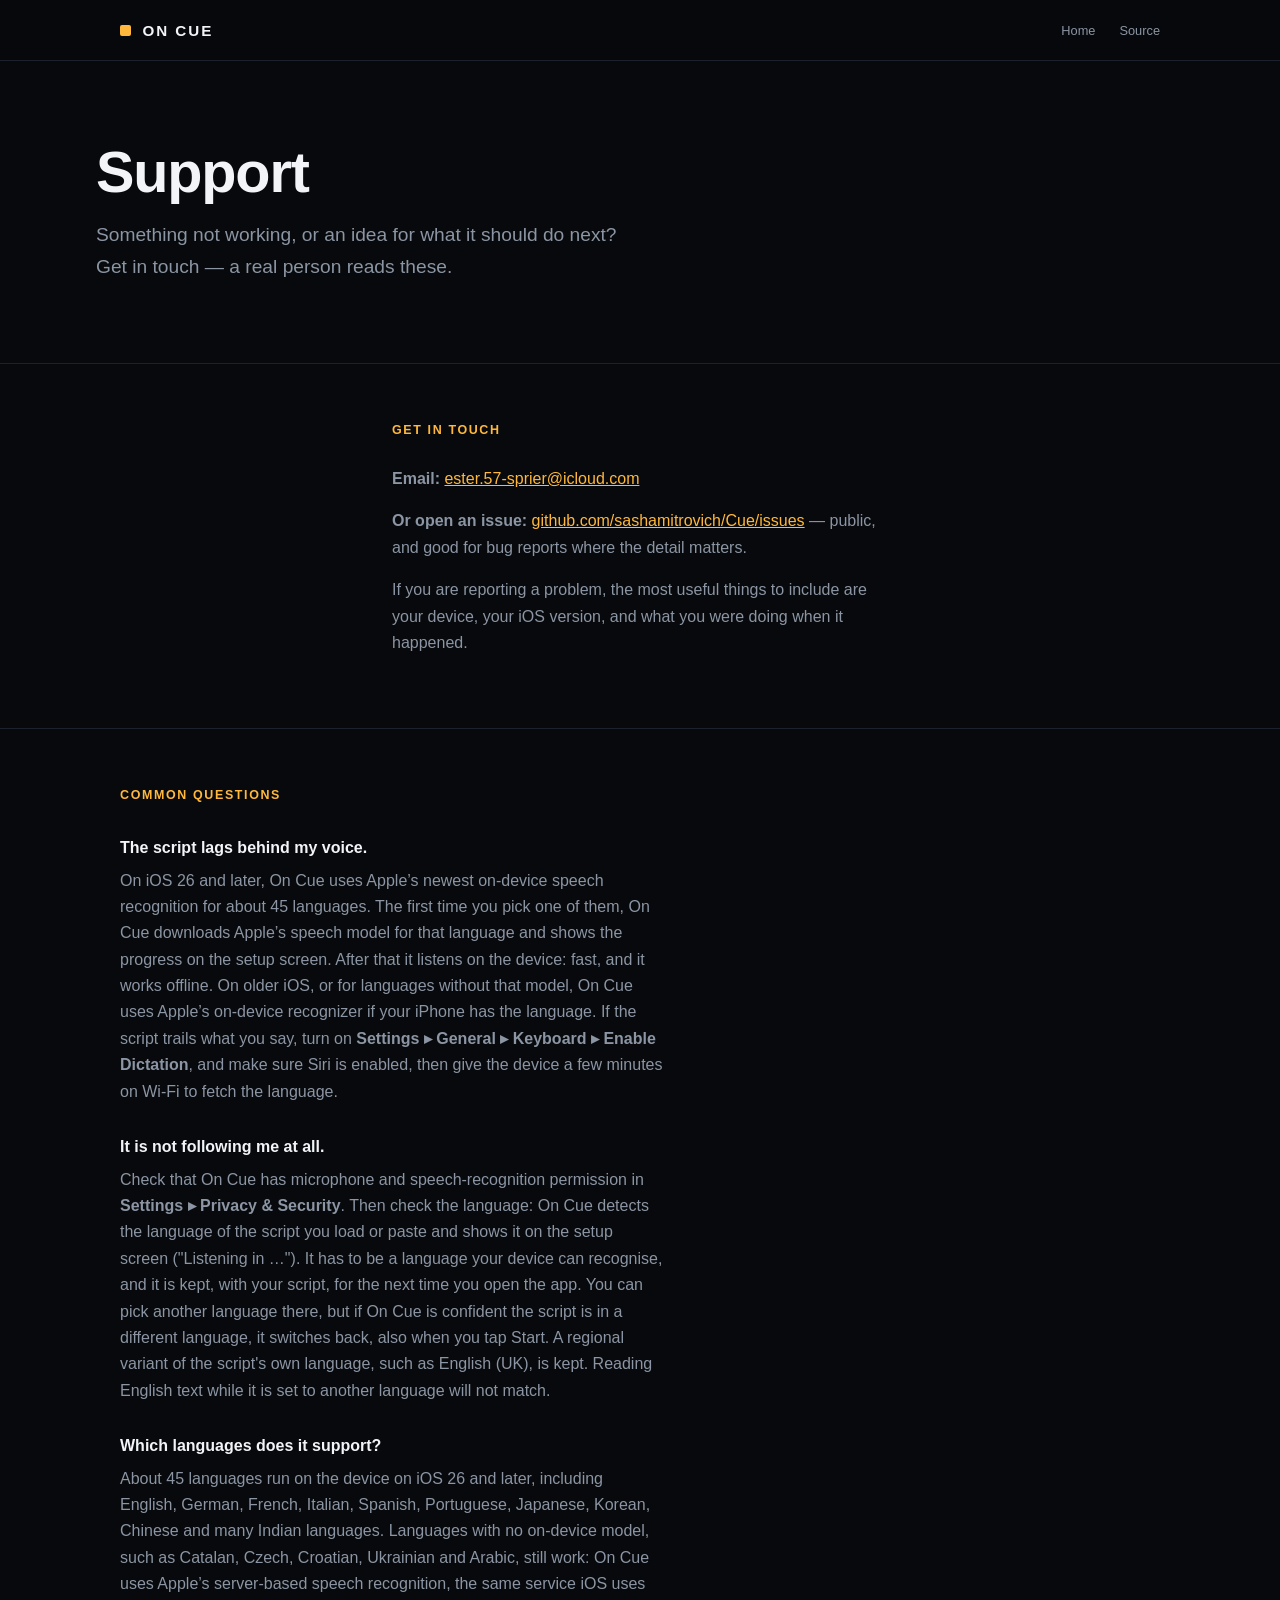
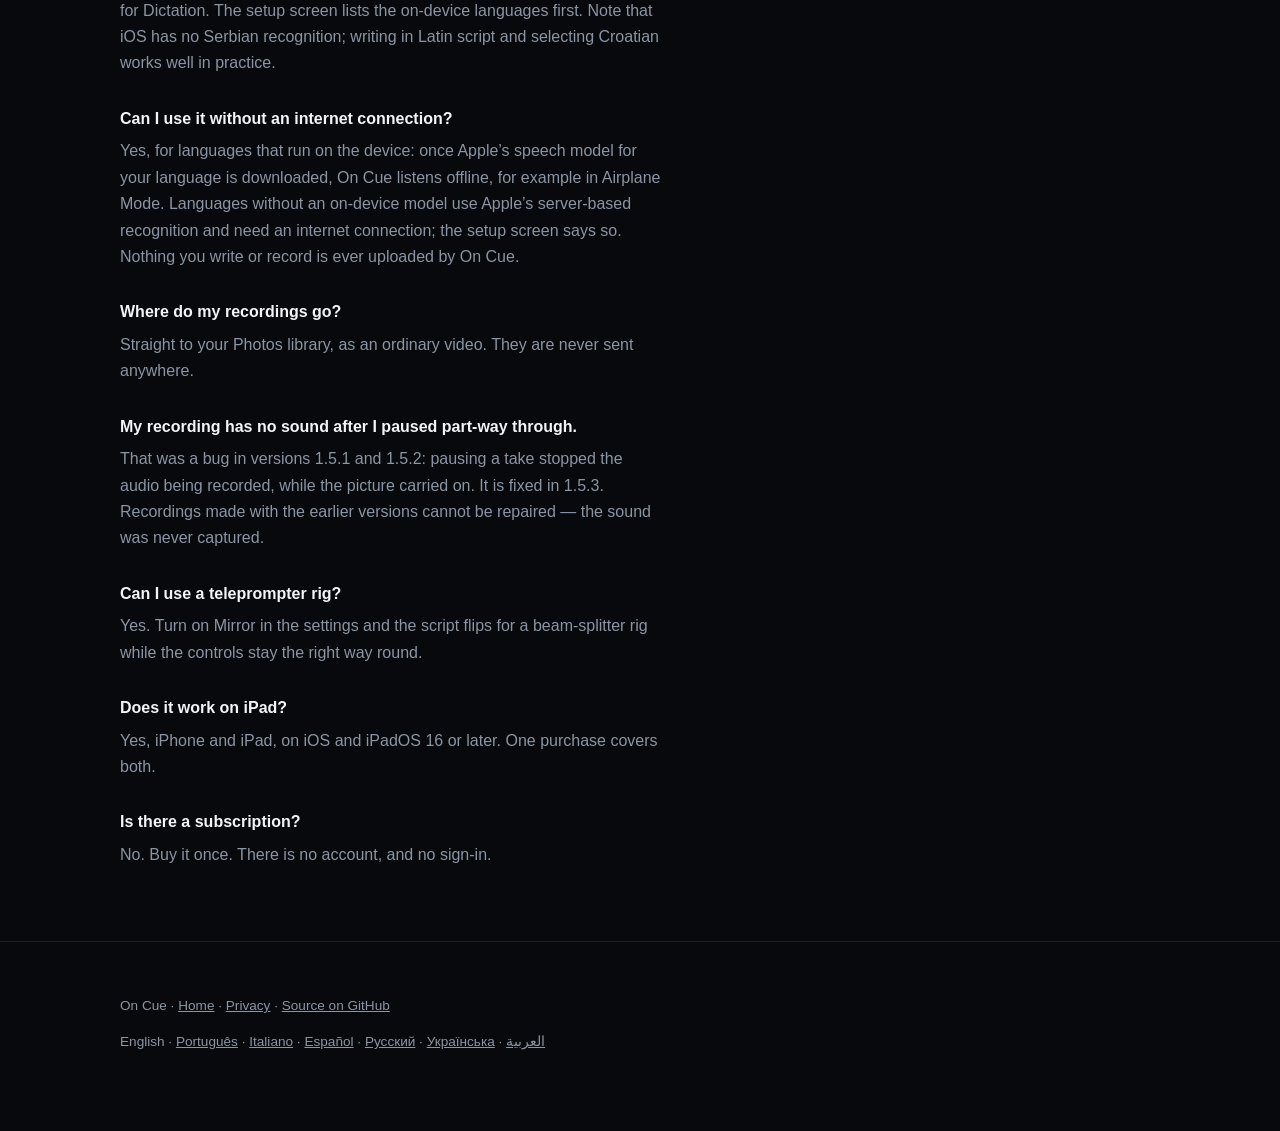
<file: docs/support/index.html>
<!doctype html>
<html lang="en">
<head>
<meta charset="utf-8">
<meta name="viewport" content="width=device-width, initial-scale=1">
<title>On Cue — support</title>
<meta name="description" content="Support for On Cue, the teleprompter that follows your voice. Contact, common questions and troubleshooting.">
<link rel="stylesheet" href="../style.css">
</head>
<body>

<header>
  <div class="wrap">
    <span class="lamp" aria-hidden="true"></span>
    <span class="chrome wordmark"><a href="../" style="color:inherit;text-decoration:none">On Cue</a></span>
    <nav>
      <a href="../">Home</a>
      <a href="https://github.com/sashamitrovich/Cue">Source</a>
    </nav>
  </div>
</header>

<main>
  <div class="wrap hero">
    <h1>Support</h1>
    <p class="lede">Something not working, or an idea for what it should do next? Get in touch — a real person reads these.</p>
  </div>

  <section>
    <div class="wrap prose">
      <h2 class="chrome">Get in touch</h2>
      <p><strong>Email:</strong> <a href="mailto:ester.57-sprier@icloud.com">ester.57-sprier@icloud.com</a></p>
      <p><strong>Or open an issue:</strong> <a href="https://github.com/sashamitrovich/Cue/issues">github.com/sashamitrovich/Cue/issues</a> — public, and good for bug reports where the detail matters.</p>
      <p>If you are reporting a problem, the most useful things to include are your device, your iOS version, and what you were doing when it happened.</p>
    </div>
  </section>

  <section>
    <div class="wrap">
      <h2 class="chrome">Common questions</h2>
      <dl class="faq">

        <dt>The script lags behind my voice.</dt>
        <dd>On iOS 26 and later, On Cue uses Apple’s newest on-device speech recognition for about 45 languages. The first time you pick one of them, On Cue downloads Apple’s speech model for that language and shows the progress on the setup screen. After that it listens on the device: fast, and it works offline. On older iOS, or for languages without that model, On Cue uses Apple’s on-device recognizer if your iPhone has the language. If the script trails what you say, turn on <strong>Settings ▸ General ▸ Keyboard ▸ Enable Dictation</strong>, and make sure Siri is enabled, then give the device a few minutes on Wi-Fi to fetch the language.</dd>

        <dt>It is not following me at all.</dt>
        <dd>Check that On Cue has microphone and speech-recognition permission in <strong>Settings ▸ Privacy &amp; Security</strong>. Then check the language: On Cue detects the language of the script you load or paste and shows it on the setup screen ("Listening in …"). It has to be a language your device can recognise, and it is kept, with your script, for the next time you open the app. You can pick another language there, but if On Cue is confident the script is in a different language, it switches back, also when you tap Start. A regional variant of the script's own language, such as English (UK), is kept. Reading English text while it is set to another language will not match.</dd>

        <dt>Which languages does it support?</dt>
        <dd>About 45 languages run on the device on iOS 26 and later, including English, German, French, Italian, Spanish, Portuguese, Japanese, Korean, Chinese and many Indian languages. Languages with no on-device model, such as Catalan, Czech, Croatian, Ukrainian and Arabic, still work: On Cue uses Apple’s server-based speech recognition, the same service iOS uses for Dictation. The setup screen lists the on-device languages first. Note that iOS has no Serbian recognition; writing in Latin script and selecting Croatian works well in practice.</dd>

        <dt>Can I use it without an internet connection?</dt>
        <dd>Yes, for languages that run on the device: once Apple’s speech model for your language is downloaded, On Cue listens offline, for example in Airplane Mode. Languages without an on-device model use Apple’s server-based recognition and need an internet connection; the setup screen says so. Nothing you write or record is ever uploaded by On Cue.</dd>

        <dt>Where do my recordings go?</dt>
        <dd>Straight to your Photos library, as an ordinary video. They are never sent anywhere.</dd>

        <dt>My recording has no sound after I paused part-way through.</dt>
        <dd>That was a bug in versions 1.5.1 and 1.5.2: pausing a take stopped the audio being recorded, while the picture carried on. It is fixed in 1.5.3. Recordings made with the earlier versions cannot be repaired — the sound was never captured.</dd>

        <dt>Can I use a teleprompter rig?</dt>
        <dd>Yes. Turn on Mirror in the settings and the script flips for a beam-splitter rig while the controls stay the right way round.</dd>

        <dt>Does it work on iPad?</dt>
        <dd>Yes, iPhone and iPad, on iOS and iPadOS 16 or later. One purchase covers both.</dd>

        <dt>Is there a subscription?</dt>
        <dd>No. Buy it once. There is no account, and no sign-in.</dd>

      </dl>
    </div>
  </section>
</main>

<footer>
  <div class="wrap">
    <p>On Cue · <a href="../">Home</a> · <a href="https://github.com/sashamitrovich/Cue/blob/main/PRIVACY.md">Privacy</a> · <a href="https://github.com/sashamitrovich/Cue">Source on GitHub</a></p>
    <p>English · <a href="../pt-BR/support/" hreflang="pt-BR">Português</a> · <a href="../it/support/" hreflang="it">Italiano</a> · <a href="../es-MX/support/" hreflang="es-MX">Español</a> · <a href="../ru/support/" hreflang="ru">Русский</a> · <a href="../uk/support/" hreflang="uk">Українська</a> · <a href="../ar/support/" hreflang="ar">العربية</a></p>
  </div>
</footer>

</body>
</html>
</file>
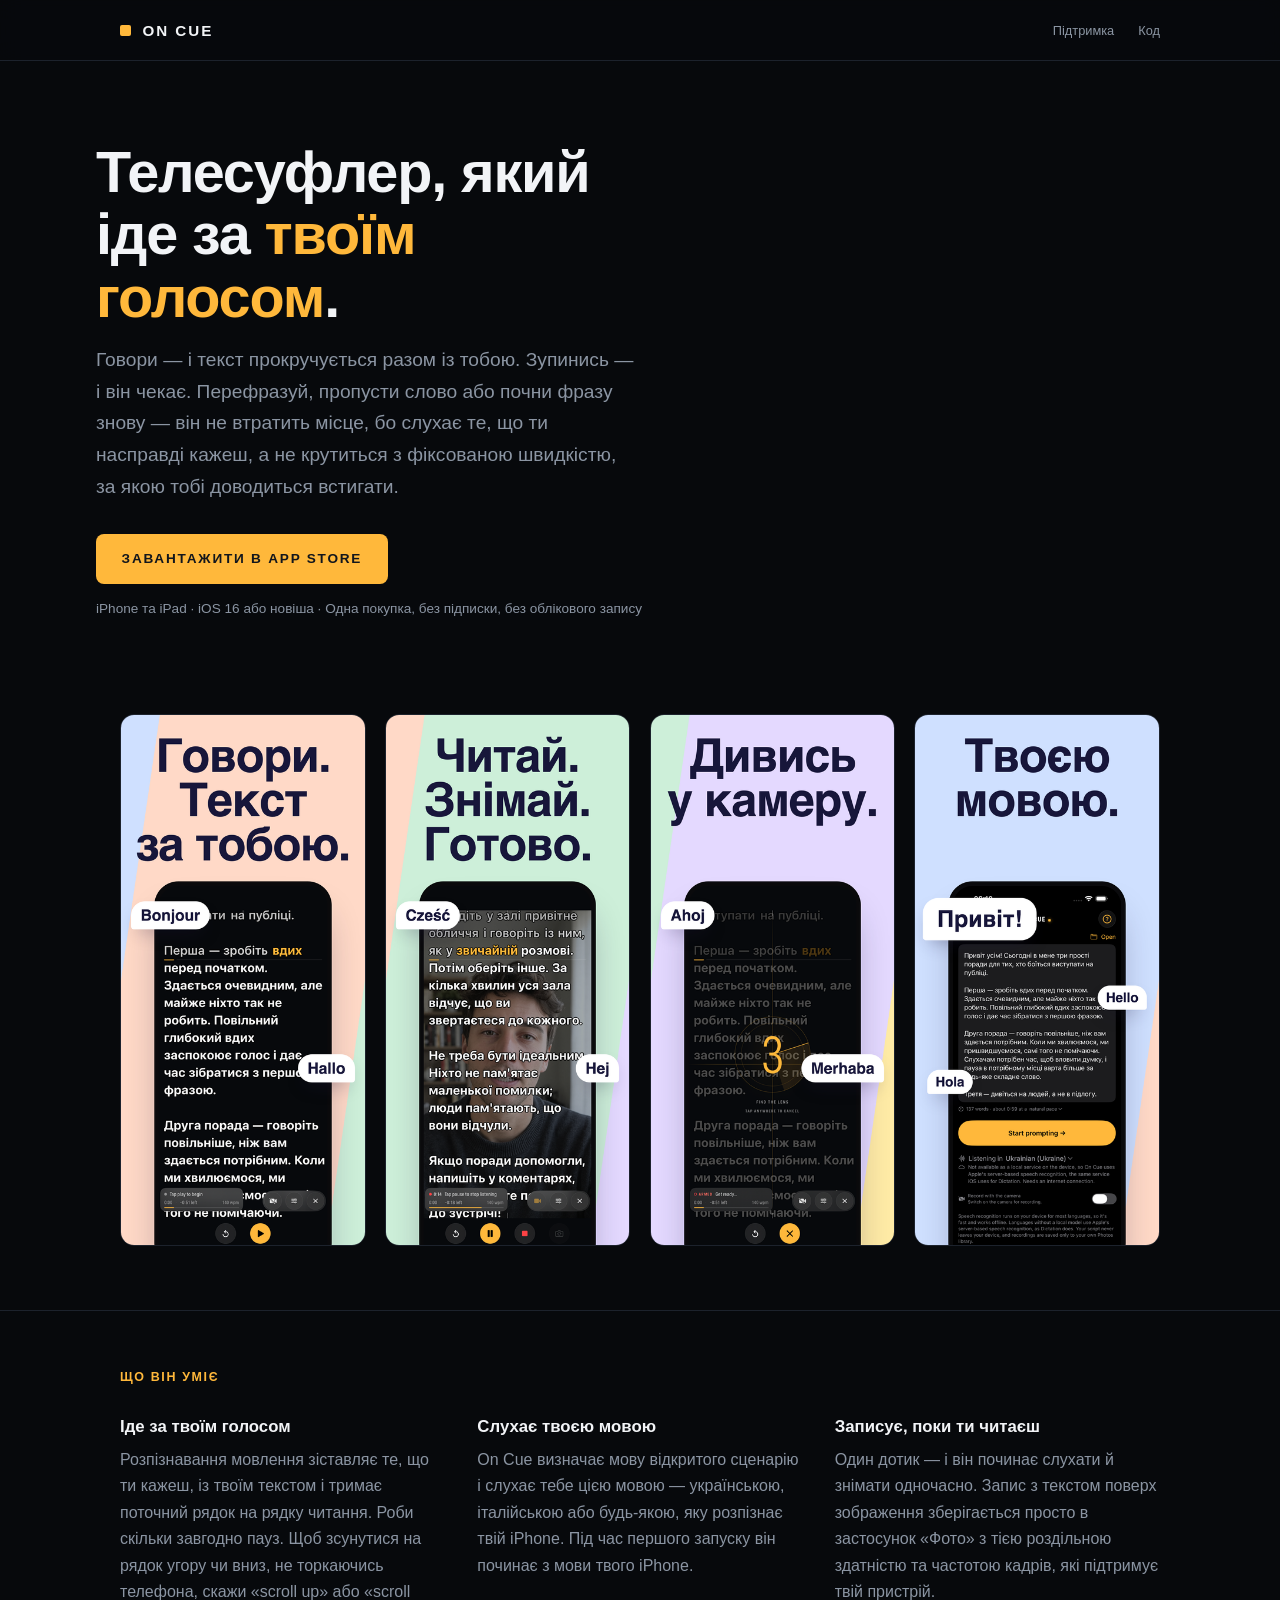
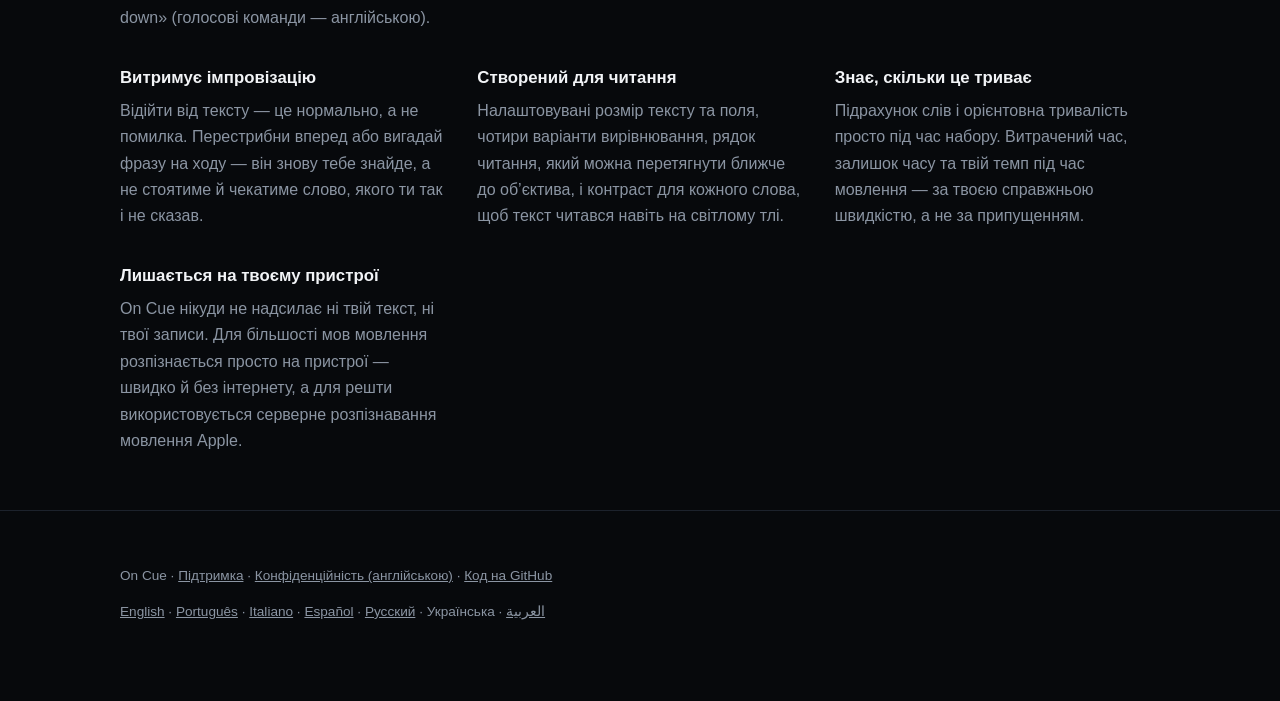
<file: docs/uk/index.html>
<!doctype html>
<html lang="uk">
<head>
<meta charset="utf-8">
<meta name="viewport" content="width=device-width, initial-scale=1">
<title>On Cue — телесуфлер, який іде за твоїм голосом</title>
<meta name="description" content="On Cue — телесуфлер для iPhone та iPad, який прокручується в тому темпі, в якому ти насправді говориш. Роби паузи, імпровізуй або пропускай рядки — він не втрачає місце.">
<link rel="stylesheet" href="../style.css">
</head>
<body>

<header>
  <div class="wrap">
    <span class="lamp" aria-hidden="true"></span>
    <span class="chrome wordmark">On Cue</span>
    <nav>
      <a href="support/">Підтримка</a>
      <a href="https://github.com/sashamitrovich/Cue">Код</a>
    </nav>
  </div>
</header>

<main>
  <div class="wrap hero">
    <h1>Телесуфлер, який іде за <em>твоїм голосом</em>.</h1>
    <p class="lede">Говори — і текст прокручується разом із тобою. Зупинись — і він чекає. Перефразуй, пропусти слово або почни фразу знову — він не втратить місце, бо слухає те, що ти насправді кажеш, а не крутиться з фіксованою швидкістю, за якою тобі доводиться встигати.</p>
    <a class="cta chrome" href="https://apps.apple.com/app/id6796989022">Завантажити в App Store</a>
    <p class="cta-note">iPhone та iPad · iOS 16 або новіша · Одна покупка, без підписки, без облікового запису</p>
  </div>

  <div class="wrap">
    <div class="shots">
      <img src="../img/uk/02-follows.png" alt="Текст, що прокручується: вимовлене слово підсвічене бурштиновим на рядку читання.">
      <img src="../img/uk/03-record.png" alt="Запис з текстом поверх зображення.">
      <img src="../img/uk/04-lens.png" alt="Зворотний відлік перед початком, рядок читання розташований біля об’єктива.">
      <img src="../img/uk/01-language.png" alt="Редактор сценарію: сценарій українською та напис «Listening in Ukrainian (Ukraine)».">
    </div>
  </div>

  <section>
    <div class="wrap">
      <h2 class="chrome">Що він уміє</h2>
      <div class="grid">
        <div>
          <h3>Іде за твоїм голосом</h3>
          <p>Розпізнавання мовлення зіставляє те, що ти кажеш, із твоїм текстом і тримає поточний рядок на рядку читання. Роби скільки завгодно пауз. Щоб зсунутися на рядок угору чи вниз, не торкаючись телефона, скажи «scroll up» або «scroll down» (голосові команди — англійською).</p>
        </div>
        <div>
          <h3>Слухає твоєю мовою</h3>
          <p>On Cue визначає мову відкритого сценарію і слухає тебе цією мовою — українською, італійською або будь-якою, яку розпізнає твій iPhone. Під час першого запуску він починає з мови твого iPhone.</p>
        </div>
        <div>
          <h3>Записує, поки ти читаєш</h3>
          <p>Один дотик — і він починає слухати й знімати одночасно. Запис з текстом поверх зображення зберігається просто в застосунок «Фото» з тією роздільною здатністю та частотою кадрів, які підтримує твій пристрій.</p>
        </div>
        <div>
          <h3>Витримує імпровізацію</h3>
          <p>Відійти від тексту — це нормально, а не помилка. Перестрибни вперед або вигадай фразу на ходу — він знову тебе знайде, а не стоятиме й чекатиме слово, якого ти так і не сказав.</p>
        </div>
        <div>
          <h3>Створений для читання</h3>
          <p>Налаштовувані розмір тексту та поля, чотири варіанти вирівнювання, рядок читання, який можна перетягнути ближче до об’єктива, і контраст для кожного слова, щоб текст читався навіть на світлому тлі.</p>
        </div>
        <div>
          <h3>Знає, скільки це триває</h3>
          <p>Підрахунок слів і орієнтовна тривалість просто під час набору. Витрачений час, залишок часу та твій темп під час мовлення — за твоєю справжньою швидкістю, а не за припущенням.</p>
        </div>
        <div>
          <h3>Лишається на твоєму пристрої</h3>
          <p>On Cue нікуди не надсилає ні твій текст, ні твої записи. Для більшості мов мовлення розпізнається просто на пристрої — швидко й без інтернету, а для решти використовується серверне розпізнавання мовлення Apple.</p>
        </div>
      </div>
    </div>
  </section>
</main>

<footer>
  <div class="wrap">
    <p>On Cue · <a href="support/">Підтримка</a> · <a href="https://github.com/sashamitrovich/Cue/blob/main/PRIVACY.md">Конфіденційність (англійською)</a> · <a href="https://github.com/sashamitrovich/Cue">Код на GitHub</a></p>
    <p><a href="../" hreflang="en">English</a> · <a href="../pt-BR/" hreflang="pt-BR">Português</a> · <a href="../it/" hreflang="it">Italiano</a> · <a href="../es-MX/" hreflang="es-MX">Español</a> · <a href="../ru/" hreflang="ru">Русский</a> · Українська · <a href="../ar/" hreflang="ar">العربية</a></p>
  </div>
</footer>

</body>
</html>
</file>
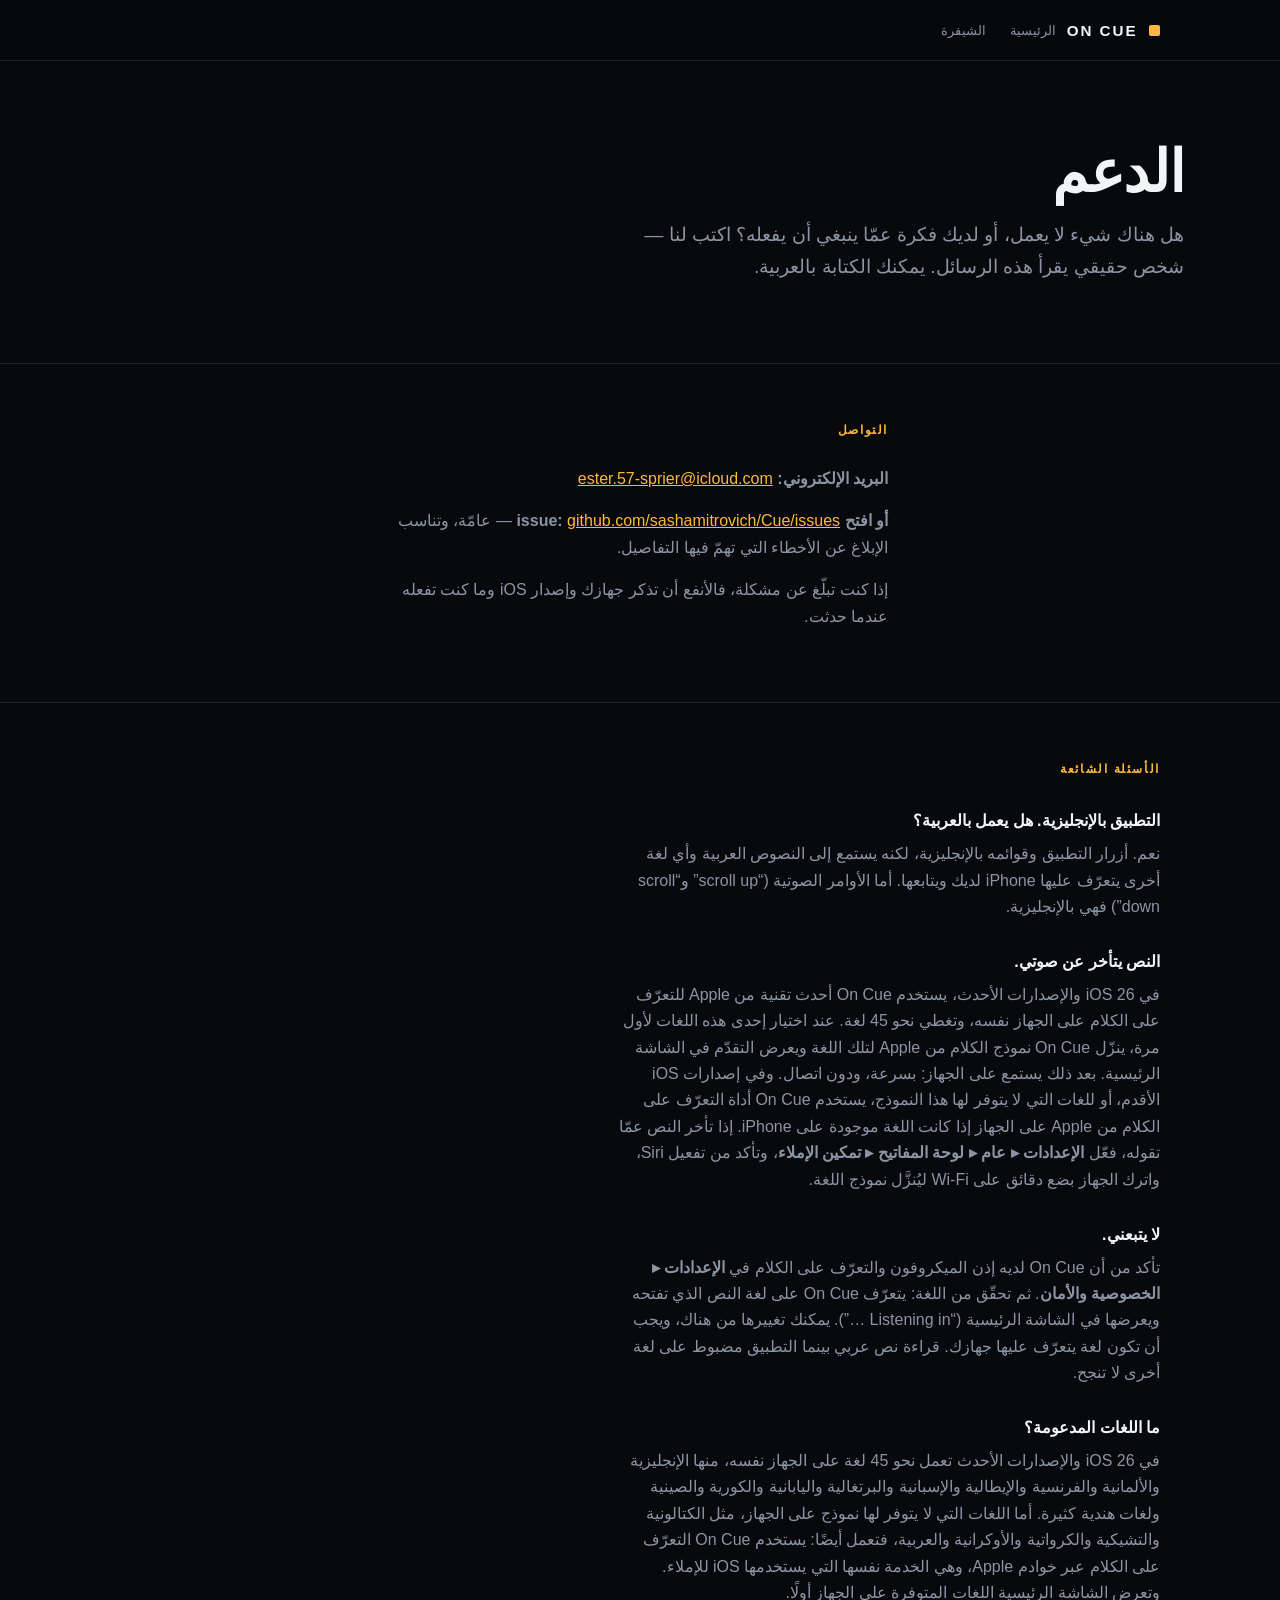
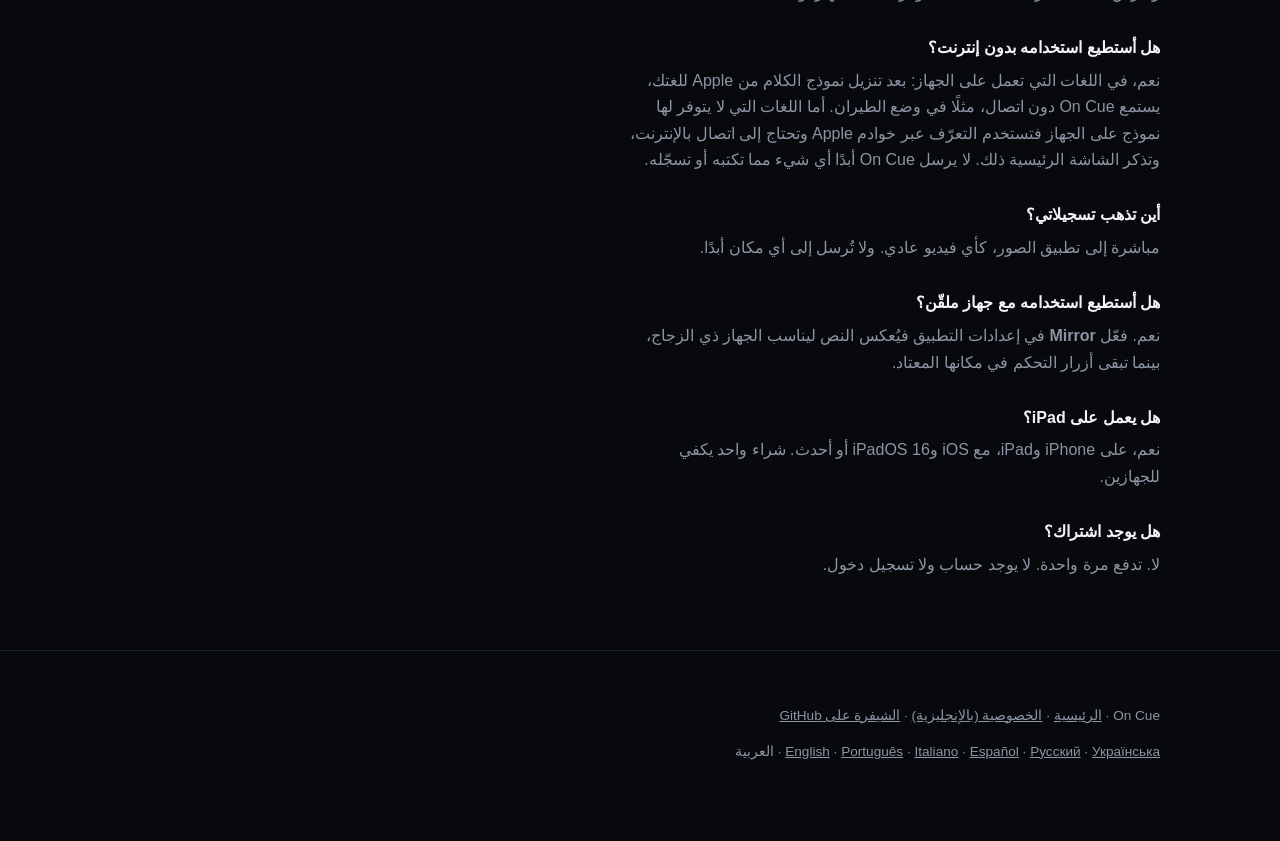
<file: docs/ar/support/index.html>
<!doctype html>
<html lang="ar" dir="rtl">
<head>
<meta charset="utf-8">
<meta name="viewport" content="width=device-width, initial-scale=1">
<title>On Cue — الدعم</title>
<meta name="description" content="دعم On Cue، الملقّن الذي يتبع صوتك. التواصل والأسئلة الشائعة وحل المشكلات.">
<link rel="stylesheet" href="../../style.css">
</head>
<body>

<header>
  <div class="wrap">
    <span class="lamp" aria-hidden="true"></span>
    <span class="chrome wordmark"><a href="../" style="color:inherit;text-decoration:none">On Cue</a></span>
    <nav>
      <a href="../">الرئيسية</a>
      <a href="https://github.com/sashamitrovich/Cue">الشيفرة</a>
    </nav>
  </div>
</header>

<main>
  <div class="wrap hero">
    <h1>الدعم</h1>
    <p class="lede">هل هناك شيء لا يعمل، أو لديك فكرة عمّا ينبغي أن يفعله؟ اكتب لنا — شخص حقيقي يقرأ هذه الرسائل. يمكنك الكتابة بالعربية.</p>
  </div>

  <section>
    <div class="wrap prose">
      <h2 class="chrome">التواصل</h2>
      <p><strong>البريد الإلكتروني:</strong> <a href="mailto:ester.57-sprier@icloud.com">ester.57-sprier@icloud.com</a></p>
      <p><strong>أو افتح issue:</strong> <a href="https://github.com/sashamitrovich/Cue/issues">github.com/sashamitrovich/Cue/issues</a> — عامّة، وتناسب الإبلاغ عن الأخطاء التي تهمّ فيها التفاصيل.</p>
      <p>إذا كنت تبلّغ عن مشكلة، فالأنفع أن تذكر جهازك وإصدار iOS وما كنت تفعله عندما حدثت.</p>
    </div>
  </section>

  <section>
    <div class="wrap">
      <h2 class="chrome">الأسئلة الشائعة</h2>
      <dl class="faq">

        <dt>التطبيق بالإنجليزية. هل يعمل بالعربية؟</dt>
        <dd>نعم. أزرار التطبيق وقوائمه بالإنجليزية، لكنه يستمع إلى النصوص العربية وأي لغة أخرى يتعرّف عليها iPhone لديك ويتابعها. أما الأوامر الصوتية (“scroll up” و“scroll down”) فهي بالإنجليزية.</dd>

        <dt>النص يتأخر عن صوتي.</dt>
        <dd>في iOS 26 والإصدارات الأحدث، يستخدم On Cue أحدث تقنية من Apple للتعرّف على الكلام على الجهاز نفسه، وتغطي نحو 45 لغة. عند اختيار إحدى هذه اللغات لأول مرة، ينزّل On Cue نموذج الكلام من Apple لتلك اللغة ويعرض التقدّم في الشاشة الرئيسية. بعد ذلك يستمع على الجهاز: بسرعة، ودون اتصال. وفي إصدارات iOS الأقدم، أو للغات التي لا يتوفر لها هذا النموذج، يستخدم On Cue أداة التعرّف على الكلام من Apple على الجهاز إذا كانت اللغة موجودة على iPhone. إذا تأخر النص عمّا تقوله، فعّل <strong>الإعدادات ▸ عام ▸ لوحة المفاتيح ▸ تمكين الإملاء</strong>، وتأكد من تفعيل Siri، واترك الجهاز بضع دقائق على Wi-Fi ليُنزَّل نموذج اللغة.</dd>

        <dt>لا يتبعني.</dt>
        <dd>تأكد من أن On Cue لديه إذن الميكروفون والتعرّف على الكلام في <strong>الإعدادات ▸ الخصوصية والأمان</strong>. ثم تحقّق من اللغة: يتعرّف On Cue على لغة النص الذي تفتحه ويعرضها في الشاشة الرئيسية (“Listening in …”). يمكنك تغييرها من هناك، ويجب أن تكون لغة يتعرّف عليها جهازك. قراءة نص عربي بينما التطبيق مضبوط على لغة أخرى لا تنجح.</dd>

        <dt>ما اللغات المدعومة؟</dt>
        <dd>في iOS 26 والإصدارات الأحدث تعمل نحو 45 لغة على الجهاز نفسه، منها الإنجليزية والألمانية والفرنسية والإيطالية والإسبانية والبرتغالية واليابانية والكورية والصينية ولغات هندية كثيرة. أما اللغات التي لا يتوفر لها نموذج على الجهاز، مثل الكتالونية والتشيكية والكرواتية والأوكرانية والعربية، فتعمل أيضًا: يستخدم On Cue التعرّف على الكلام عبر خوادم Apple، وهي الخدمة نفسها التي يستخدمها iOS للإملاء. وتعرض الشاشة الرئيسية اللغات المتوفرة على الجهاز أولًا.</dd>

        <dt>هل أستطيع استخدامه بدون إنترنت؟</dt>
        <dd>نعم، في اللغات التي تعمل على الجهاز: بعد تنزيل نموذج الكلام من Apple للغتك، يستمع On Cue دون اتصال، مثلًا في وضع الطيران. أما اللغات التي لا يتوفر لها نموذج على الجهاز فتستخدم التعرّف عبر خوادم Apple وتحتاج إلى اتصال بالإنترنت، وتذكر الشاشة الرئيسية ذلك. لا يرسل On Cue أبدًا أي شيء مما تكتبه أو تسجّله.</dd>

        <dt>أين تذهب تسجيلاتي؟</dt>
        <dd>مباشرة إلى تطبيق الصور، كأي فيديو عادي. ولا تُرسل إلى أي مكان أبدًا.</dd>

        <dt>هل أستطيع استخدامه مع جهاز ملقّن؟</dt>
        <dd>نعم. فعّل <strong>Mirror</strong> في إعدادات التطبيق فيُعكس النص ليناسب الجهاز ذي الزجاج، بينما تبقى أزرار التحكم في مكانها المعتاد.</dd>

        <dt>هل يعمل على iPad؟</dt>
        <dd>نعم، على iPhone وiPad، مع iOS وiPadOS 16 أو أحدث. شراء واحد يكفي للجهازين.</dd>

        <dt>هل يوجد اشتراك؟</dt>
        <dd>لا. تدفع مرة واحدة. لا يوجد حساب ولا تسجيل دخول.</dd>

      </dl>
    </div>
  </section>
</main>

<footer>
  <div class="wrap">
    <p>On Cue · <a href="../">الرئيسية</a> · <a href="https://github.com/sashamitrovich/Cue/blob/main/PRIVACY.md">الخصوصية (بالإنجليزية)</a> · <a href="https://github.com/sashamitrovich/Cue">الشيفرة على GitHub</a></p>
    <p><a href="../../support/" hreflang="en">English</a> · <a href="../../pt-BR/support/" hreflang="pt-BR">Português</a> · <a href="../../it/support/" hreflang="it">Italiano</a> · <a href="../../es-MX/support/" hreflang="es-MX">Español</a> · <a href="../../ru/support/" hreflang="ru">Русский</a> · <a href="../../uk/support/" hreflang="uk">Українська</a> · العربية</p>
  </div>
</footer>

</body>
</html>
</file>
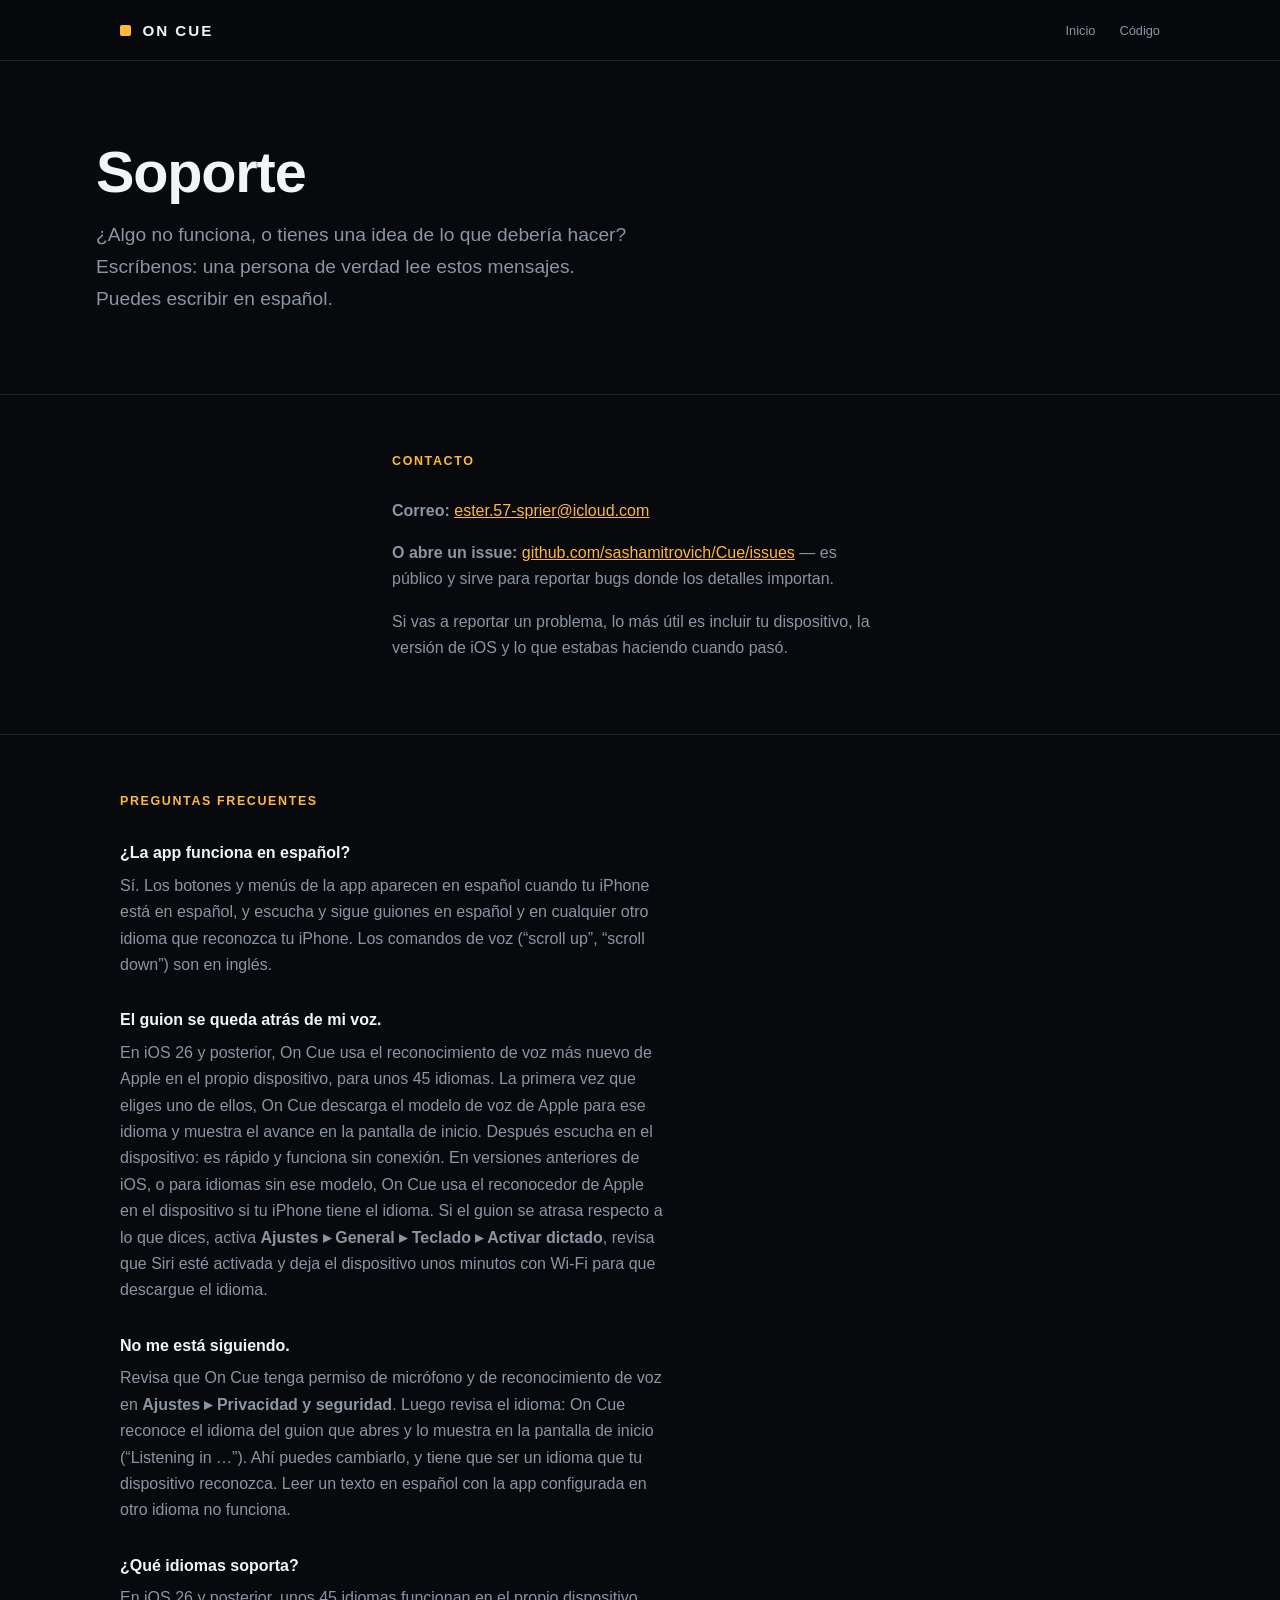
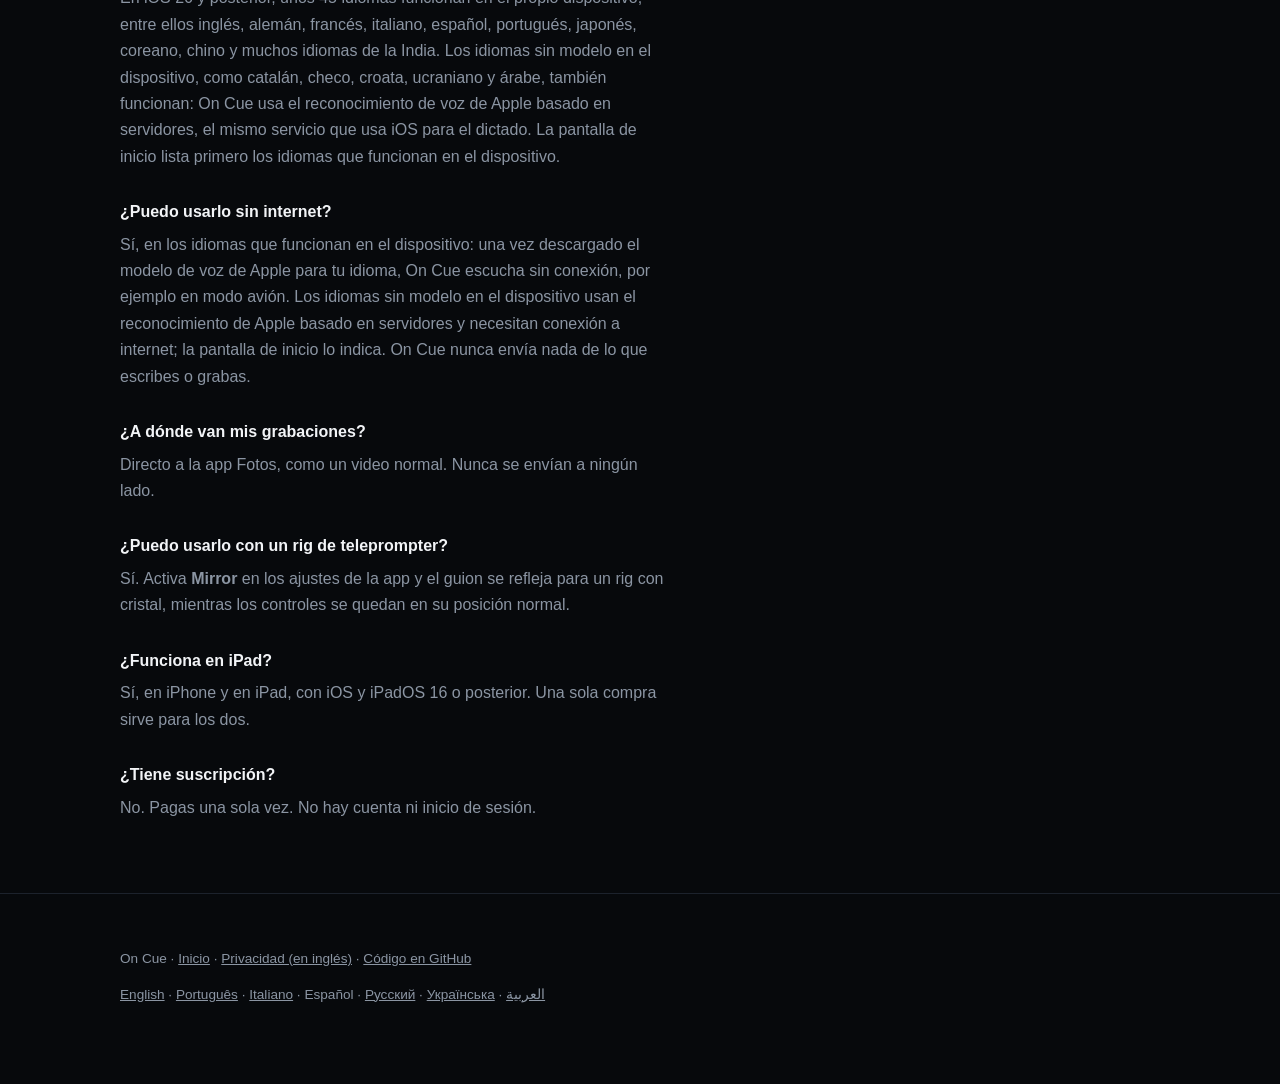
<file: docs/es-MX/support/index.html>
<!doctype html>
<html lang="es-MX">
<head>
<meta charset="utf-8">
<meta name="viewport" content="width=device-width, initial-scale=1">
<title>On Cue — soporte</title>
<meta name="description" content="Soporte de On Cue, el teleprompter que sigue tu voz. Contacto, preguntas frecuentes y solución de problemas.">
<link rel="stylesheet" href="../../style.css">
</head>
<body>

<header>
  <div class="wrap">
    <span class="lamp" aria-hidden="true"></span>
    <span class="chrome wordmark"><a href="../" style="color:inherit;text-decoration:none">On Cue</a></span>
    <nav>
      <a href="../">Inicio</a>
      <a href="https://github.com/sashamitrovich/Cue">Código</a>
    </nav>
  </div>
</header>

<main>
  <div class="wrap hero">
    <h1>Soporte</h1>
    <p class="lede">¿Algo no funciona, o tienes una idea de lo que debería hacer? Escríbenos: una persona de verdad lee estos mensajes. Puedes escribir en español.</p>
  </div>

  <section>
    <div class="wrap prose">
      <h2 class="chrome">Contacto</h2>
      <p><strong>Correo:</strong> <a href="mailto:ester.57-sprier@icloud.com">ester.57-sprier@icloud.com</a></p>
      <p><strong>O abre un issue:</strong> <a href="https://github.com/sashamitrovich/Cue/issues">github.com/sashamitrovich/Cue/issues</a> — es público y sirve para reportar bugs donde los detalles importan.</p>
      <p>Si vas a reportar un problema, lo más útil es incluir tu dispositivo, la versión de iOS y lo que estabas haciendo cuando pasó.</p>
    </div>
  </section>

  <section>
    <div class="wrap">
      <h2 class="chrome">Preguntas frecuentes</h2>
      <dl class="faq">

        <dt>¿La app funciona en español?</dt>
        <dd>Sí. Los botones y menús de la app aparecen en español cuando tu iPhone está en español, y escucha y sigue guiones en español y en cualquier otro idioma que reconozca tu iPhone. Los comandos de voz (“scroll up”, “scroll down”) son en inglés.</dd>

        <dt>El guion se queda atrás de mi voz.</dt>
        <dd>En iOS 26 y posterior, On Cue usa el reconocimiento de voz más nuevo de Apple en el propio dispositivo, para unos 45 idiomas. La primera vez que eliges uno de ellos, On Cue descarga el modelo de voz de Apple para ese idioma y muestra el avance en la pantalla de inicio. Después escucha en el dispositivo: es rápido y funciona sin conexión. En versiones anteriores de iOS, o para idiomas sin ese modelo, On Cue usa el reconocedor de Apple en el dispositivo si tu iPhone tiene el idioma. Si el guion se atrasa respecto a lo que dices, activa <strong>Ajustes ▸ General ▸ Teclado ▸ Activar dictado</strong>, revisa que Siri esté activada y deja el dispositivo unos minutos con Wi-Fi para que descargue el idioma.</dd>

        <dt>No me está siguiendo.</dt>
        <dd>Revisa que On Cue tenga permiso de micrófono y de reconocimiento de voz en <strong>Ajustes ▸ Privacidad y seguridad</strong>. Luego revisa el idioma: On Cue reconoce el idioma del guion que abres y lo muestra en la pantalla de inicio (“Listening in …”). Ahí puedes cambiarlo, y tiene que ser un idioma que tu dispositivo reconozca. Leer un texto en español con la app configurada en otro idioma no funciona.</dd>

        <dt>¿Qué idiomas soporta?</dt>
        <dd>En iOS 26 y posterior, unos 45 idiomas funcionan en el propio dispositivo, entre ellos inglés, alemán, francés, italiano, español, portugués, japonés, coreano, chino y muchos idiomas de la India. Los idiomas sin modelo en el dispositivo, como catalán, checo, croata, ucraniano y árabe, también funcionan: On Cue usa el reconocimiento de voz de Apple basado en servidores, el mismo servicio que usa iOS para el dictado. La pantalla de inicio lista primero los idiomas que funcionan en el dispositivo.</dd>

        <dt>¿Puedo usarlo sin internet?</dt>
        <dd>Sí, en los idiomas que funcionan en el dispositivo: una vez descargado el modelo de voz de Apple para tu idioma, On Cue escucha sin conexión, por ejemplo en modo avión. Los idiomas sin modelo en el dispositivo usan el reconocimiento de Apple basado en servidores y necesitan conexión a internet; la pantalla de inicio lo indica. On Cue nunca envía nada de lo que escribes o grabas.</dd>

        <dt>¿A dónde van mis grabaciones?</dt>
        <dd>Directo a la app Fotos, como un video normal. Nunca se envían a ningún lado.</dd>

        <dt>¿Puedo usarlo con un rig de teleprompter?</dt>
        <dd>Sí. Activa <strong>Mirror</strong> en los ajustes de la app y el guion se refleja para un rig con cristal, mientras los controles se quedan en su posición normal.</dd>

        <dt>¿Funciona en iPad?</dt>
        <dd>Sí, en iPhone y en iPad, con iOS y iPadOS 16 o posterior. Una sola compra sirve para los dos.</dd>

        <dt>¿Tiene suscripción?</dt>
        <dd>No. Pagas una sola vez. No hay cuenta ni inicio de sesión.</dd>

      </dl>
    </div>
  </section>
</main>

<footer>
  <div class="wrap">
    <p>On Cue · <a href="../">Inicio</a> · <a href="https://github.com/sashamitrovich/Cue/blob/main/PRIVACY.md">Privacidad (en inglés)</a> · <a href="https://github.com/sashamitrovich/Cue">Código en GitHub</a></p>
    <p><a href="../../support/" hreflang="en">English</a> · <a href="../../pt-BR/support/" hreflang="pt-BR">Português</a> · <a href="../../it/support/" hreflang="it">Italiano</a> · Español · <a href="../../ru/support/" hreflang="ru">Русский</a> · <a href="../../uk/support/" hreflang="uk">Українська</a> · <a href="../../ar/support/" hreflang="ar">العربية</a></p>
  </div>
</footer>

</body>
</html>
</file>
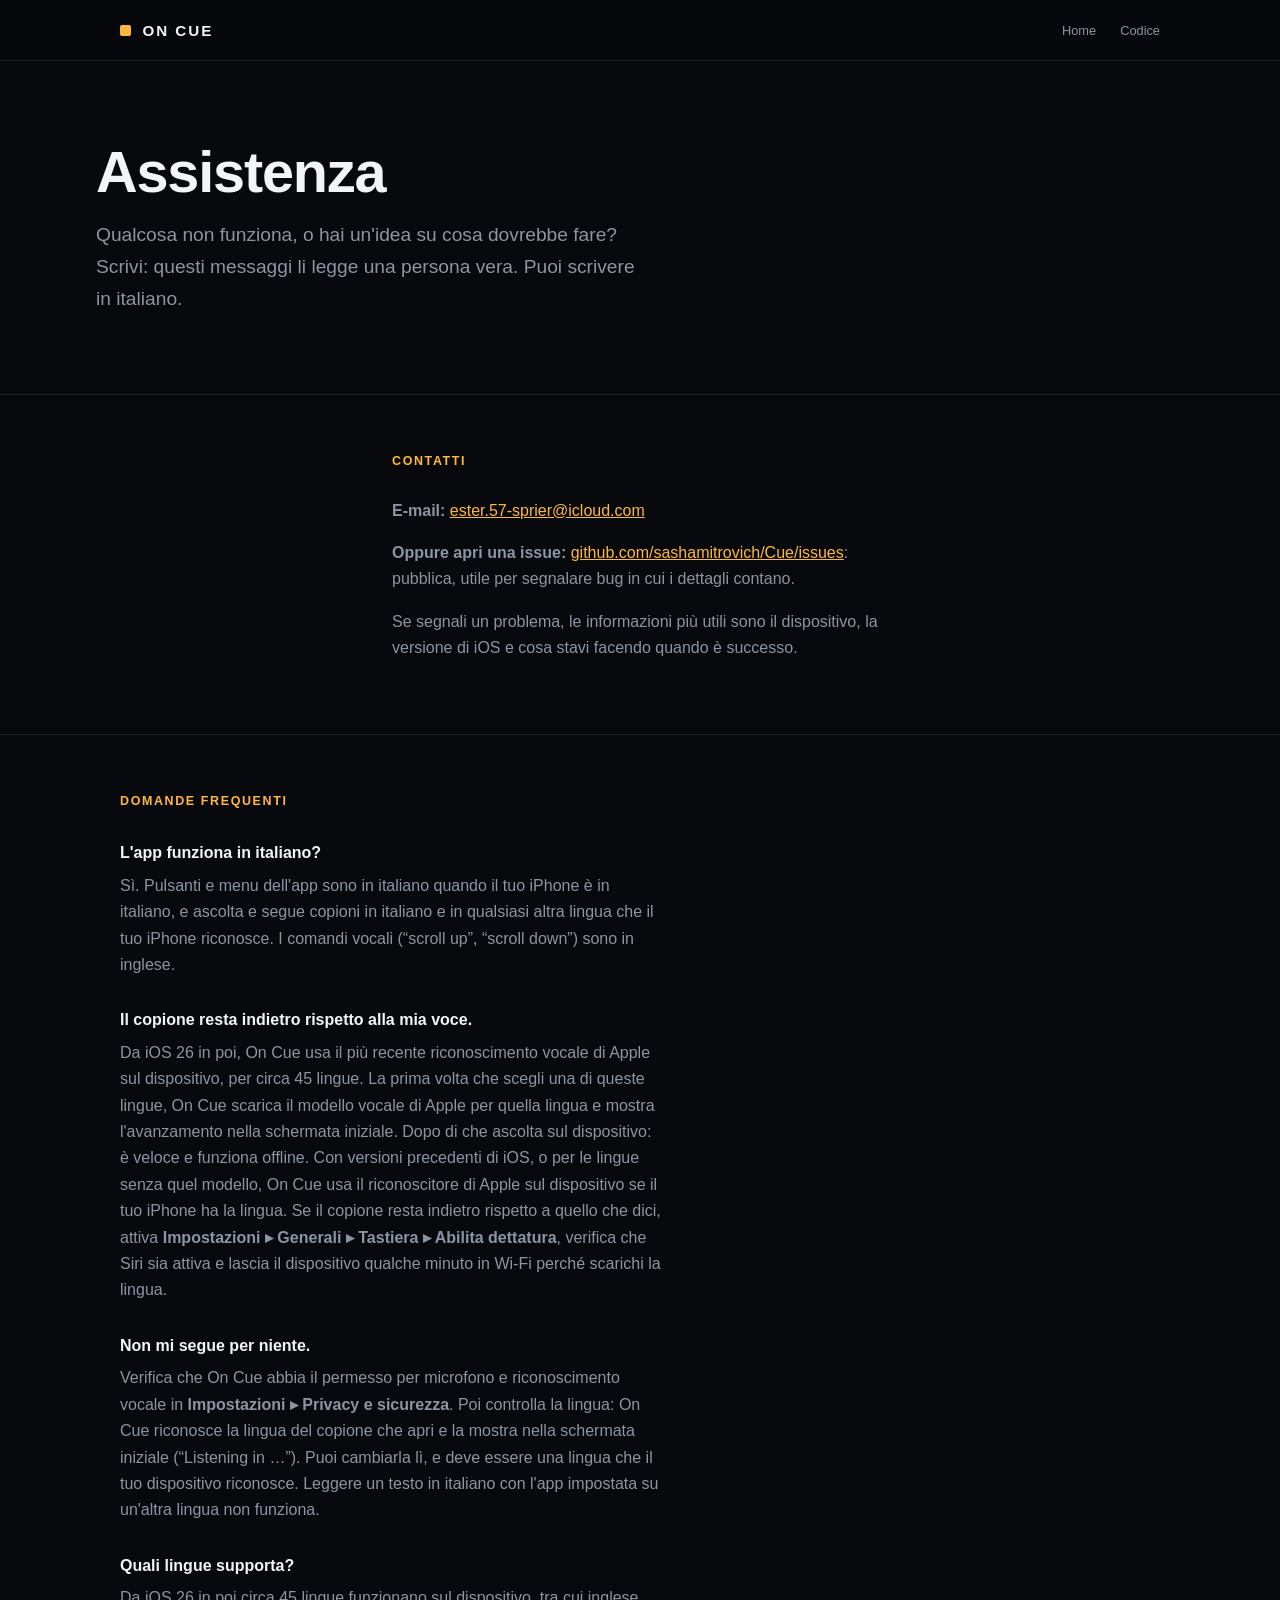
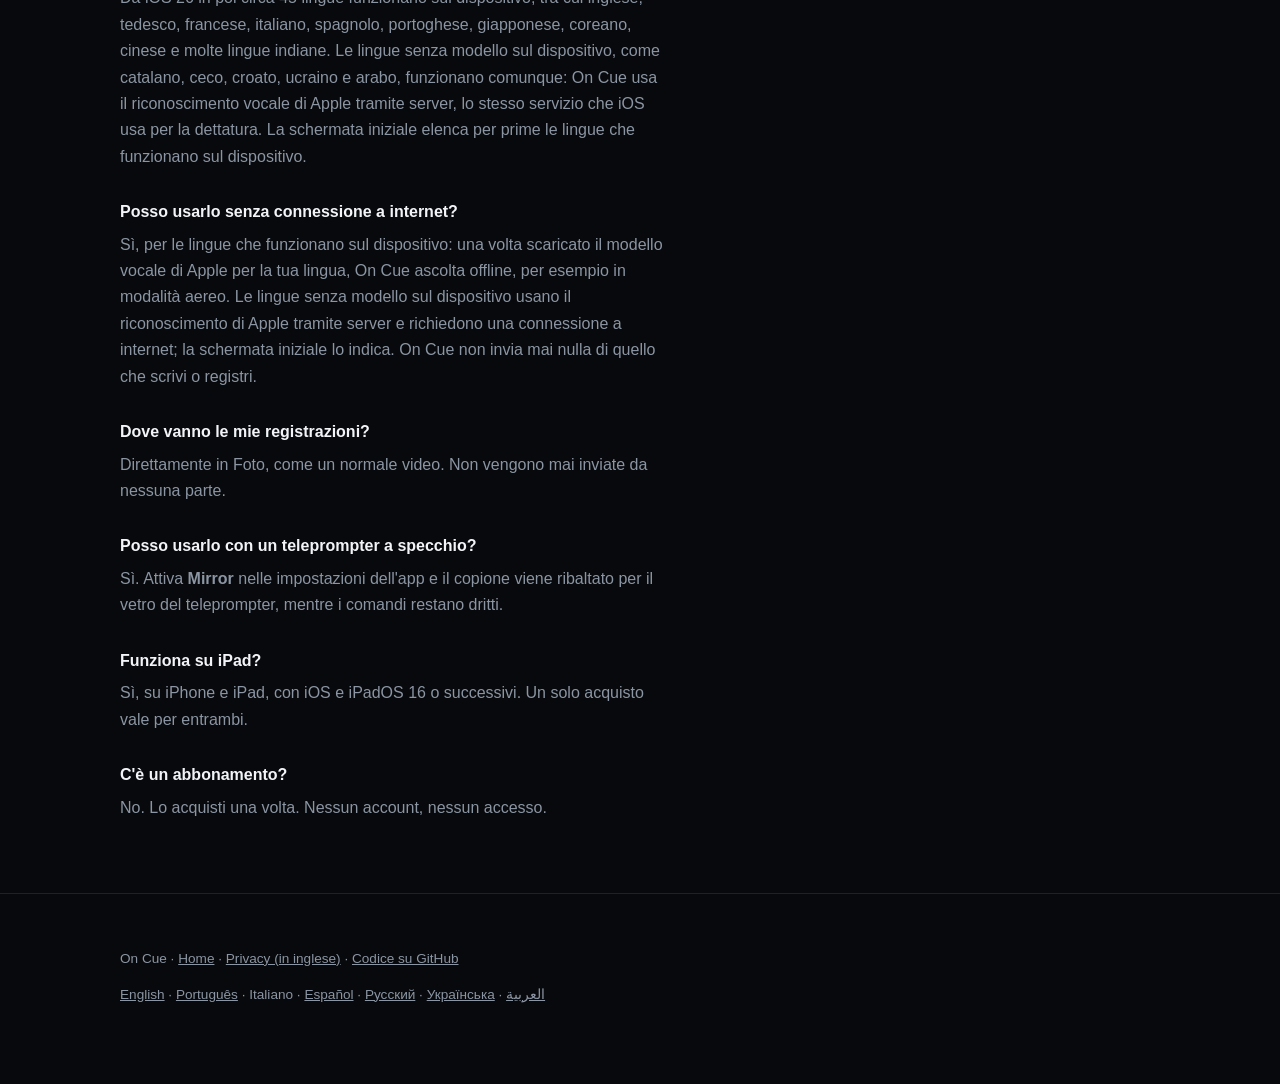
<file: docs/it/support/index.html>
<!doctype html>
<html lang="it">
<head>
<meta charset="utf-8">
<meta name="viewport" content="width=device-width, initial-scale=1">
<title>On Cue — assistenza</title>
<meta name="description" content="Assistenza per On Cue, il teleprompter che segue la tua voce. Contatti, domande frequenti e risoluzione dei problemi.">
<link rel="stylesheet" href="../../style.css">
</head>
<body>

<header>
  <div class="wrap">
    <span class="lamp" aria-hidden="true"></span>
    <span class="chrome wordmark"><a href="../" style="color:inherit;text-decoration:none">On Cue</a></span>
    <nav>
      <a href="../">Home</a>
      <a href="https://github.com/sashamitrovich/Cue">Codice</a>
    </nav>
  </div>
</header>

<main>
  <div class="wrap hero">
    <h1>Assistenza</h1>
    <p class="lede">Qualcosa non funziona, o hai un'idea su cosa dovrebbe fare? Scrivi: questi messaggi li legge una persona vera. Puoi scrivere in italiano.</p>
  </div>

  <section>
    <div class="wrap prose">
      <h2 class="chrome">Contatti</h2>
      <p><strong>E-mail:</strong> <a href="mailto:ester.57-sprier@icloud.com">ester.57-sprier@icloud.com</a></p>
      <p><strong>Oppure apri una issue:</strong> <a href="https://github.com/sashamitrovich/Cue/issues">github.com/sashamitrovich/Cue/issues</a>: pubblica, utile per segnalare bug in cui i dettagli contano.</p>
      <p>Se segnali un problema, le informazioni più utili sono il dispositivo, la versione di iOS e cosa stavi facendo quando è successo.</p>
    </div>
  </section>

  <section>
    <div class="wrap">
      <h2 class="chrome">Domande frequenti</h2>
      <dl class="faq">

        <dt>L'app funziona in italiano?</dt>
        <dd>Sì. Pulsanti e menu dell'app sono in italiano quando il tuo iPhone è in italiano, e ascolta e segue copioni in italiano e in qualsiasi altra lingua che il tuo iPhone riconosce. I comandi vocali (“scroll up”, “scroll down”) sono in inglese.</dd>

        <dt>Il copione resta indietro rispetto alla mia voce.</dt>
        <dd>Da iOS 26 in poi, On Cue usa il più recente riconoscimento vocale di Apple sul dispositivo, per circa 45 lingue. La prima volta che scegli una di queste lingue, On Cue scarica il modello vocale di Apple per quella lingua e mostra l'avanzamento nella schermata iniziale. Dopo di che ascolta sul dispositivo: è veloce e funziona offline. Con versioni precedenti di iOS, o per le lingue senza quel modello, On Cue usa il riconoscitore di Apple sul dispositivo se il tuo iPhone ha la lingua. Se il copione resta indietro rispetto a quello che dici, attiva <strong>Impostazioni ▸ Generali ▸ Tastiera ▸ Abilita dettatura</strong>, verifica che Siri sia attiva e lascia il dispositivo qualche minuto in Wi-Fi perché scarichi la lingua.</dd>

        <dt>Non mi segue per niente.</dt>
        <dd>Verifica che On Cue abbia il permesso per microfono e riconoscimento vocale in <strong>Impostazioni ▸ Privacy e sicurezza</strong>. Poi controlla la lingua: On Cue riconosce la lingua del copione che apri e la mostra nella schermata iniziale (“Listening in …”). Puoi cambiarla lì, e deve essere una lingua che il tuo dispositivo riconosce. Leggere un testo in italiano con l'app impostata su un'altra lingua non funziona.</dd>

        <dt>Quali lingue supporta?</dt>
        <dd>Da iOS 26 in poi circa 45 lingue funzionano sul dispositivo, tra cui inglese, tedesco, francese, italiano, spagnolo, portoghese, giapponese, coreano, cinese e molte lingue indiane. Le lingue senza modello sul dispositivo, come catalano, ceco, croato, ucraino e arabo, funzionano comunque: On Cue usa il riconoscimento vocale di Apple tramite server, lo stesso servizio che iOS usa per la dettatura. La schermata iniziale elenca per prime le lingue che funzionano sul dispositivo.</dd>

        <dt>Posso usarlo senza connessione a internet?</dt>
        <dd>Sì, per le lingue che funzionano sul dispositivo: una volta scaricato il modello vocale di Apple per la tua lingua, On Cue ascolta offline, per esempio in modalità aereo. Le lingue senza modello sul dispositivo usano il riconoscimento di Apple tramite server e richiedono una connessione a internet; la schermata iniziale lo indica. On Cue non invia mai nulla di quello che scrivi o registri.</dd>

        <dt>Dove vanno le mie registrazioni?</dt>
        <dd>Direttamente in Foto, come un normale video. Non vengono mai inviate da nessuna parte.</dd>

        <dt>Posso usarlo con un teleprompter a specchio?</dt>
        <dd>Sì. Attiva <strong>Mirror</strong> nelle impostazioni dell'app e il copione viene ribaltato per il vetro del teleprompter, mentre i comandi restano dritti.</dd>

        <dt>Funziona su iPad?</dt>
        <dd>Sì, su iPhone e iPad, con iOS e iPadOS 16 o successivi. Un solo acquisto vale per entrambi.</dd>

        <dt>C'è un abbonamento?</dt>
        <dd>No. Lo acquisti una volta. Nessun account, nessun accesso.</dd>

      </dl>
    </div>
  </section>
</main>

<footer>
  <div class="wrap">
    <p>On Cue · <a href="../">Home</a> · <a href="https://github.com/sashamitrovich/Cue/blob/main/PRIVACY.md">Privacy (in inglese)</a> · <a href="https://github.com/sashamitrovich/Cue">Codice su GitHub</a></p>
    <p><a href="../../support/" hreflang="en">English</a> · <a href="../../pt-BR/support/" hreflang="pt-BR">Português</a> · Italiano · <a href="../../es-MX/support/" hreflang="es-MX">Español</a> · <a href="../../ru/support/" hreflang="ru">Русский</a> · <a href="../../uk/support/" hreflang="uk">Українська</a> · <a href="../../ar/support/" hreflang="ar">العربية</a></p>
  </div>
</footer>

</body>
</html>
</file>
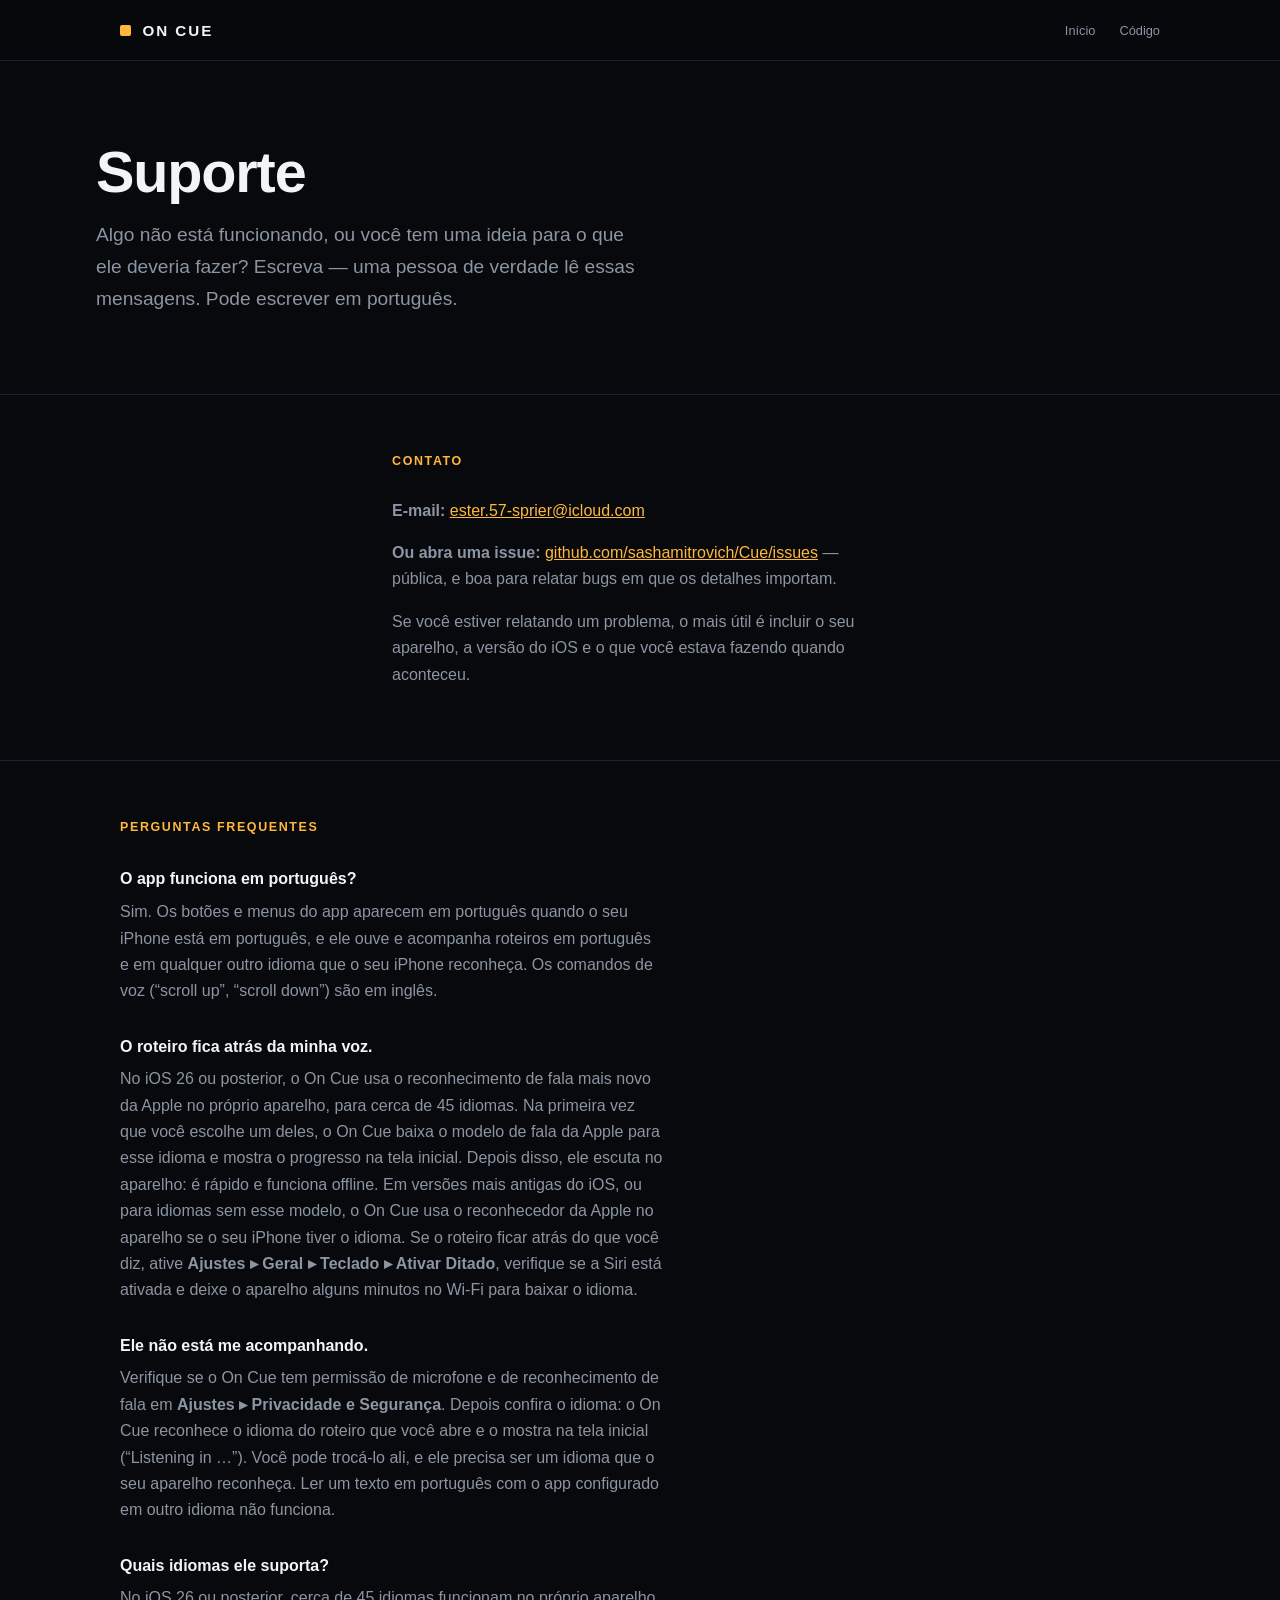
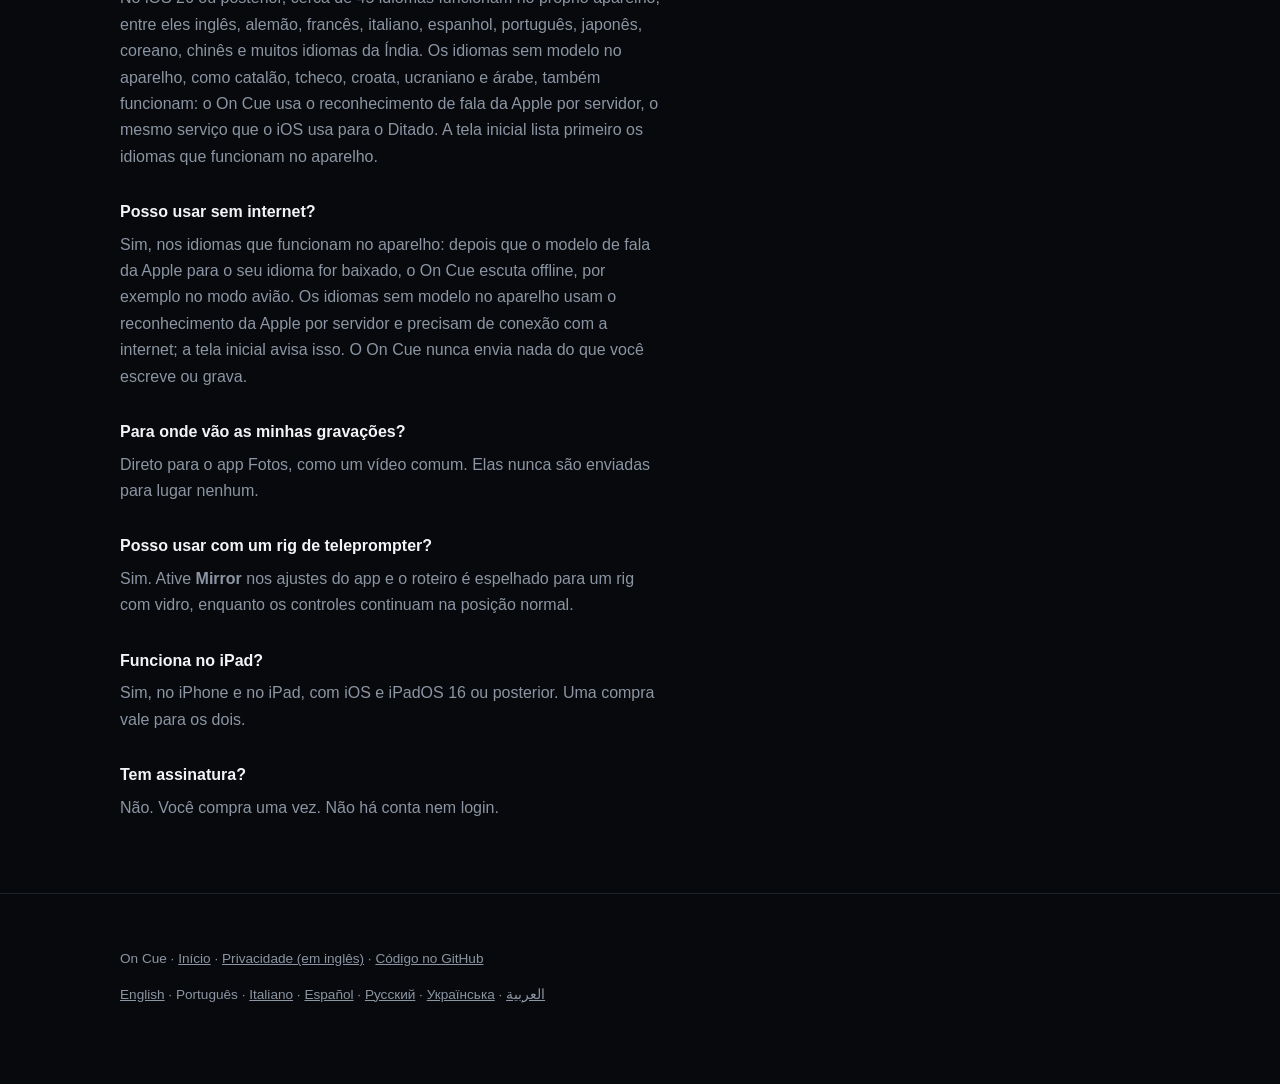
<file: docs/pt-BR/support/index.html>
<!doctype html>
<html lang="pt-BR">
<head>
<meta charset="utf-8">
<meta name="viewport" content="width=device-width, initial-scale=1">
<title>On Cue — suporte</title>
<meta name="description" content="Suporte do On Cue, o teleprompter que segue a sua voz. Contato, perguntas frequentes e solução de problemas.">
<link rel="stylesheet" href="../../style.css">
</head>
<body>

<header>
  <div class="wrap">
    <span class="lamp" aria-hidden="true"></span>
    <span class="chrome wordmark"><a href="../" style="color:inherit;text-decoration:none">On Cue</a></span>
    <nav>
      <a href="../">Início</a>
      <a href="https://github.com/sashamitrovich/Cue">Código</a>
    </nav>
  </div>
</header>

<main>
  <div class="wrap hero">
    <h1>Suporte</h1>
    <p class="lede">Algo não está funcionando, ou você tem uma ideia para o que ele deveria fazer? Escreva — uma pessoa de verdade lê essas mensagens. Pode escrever em português.</p>
  </div>

  <section>
    <div class="wrap prose">
      <h2 class="chrome">Contato</h2>
      <p><strong>E-mail:</strong> <a href="mailto:ester.57-sprier@icloud.com">ester.57-sprier@icloud.com</a></p>
      <p><strong>Ou abra uma issue:</strong> <a href="https://github.com/sashamitrovich/Cue/issues">github.com/sashamitrovich/Cue/issues</a> — pública, e boa para relatar bugs em que os detalhes importam.</p>
      <p>Se você estiver relatando um problema, o mais útil é incluir o seu aparelho, a versão do iOS e o que você estava fazendo quando aconteceu.</p>
    </div>
  </section>

  <section>
    <div class="wrap">
      <h2 class="chrome">Perguntas frequentes</h2>
      <dl class="faq">

        <dt>O app funciona em português?</dt>
        <dd>Sim. Os botões e menus do app aparecem em português quando o seu iPhone está em português, e ele ouve e acompanha roteiros em português e em qualquer outro idioma que o seu iPhone reconheça. Os comandos de voz (“scroll up”, “scroll down”) são em inglês.</dd>

        <dt>O roteiro fica atrás da minha voz.</dt>
        <dd>No iOS 26 ou posterior, o On Cue usa o reconhecimento de fala mais novo da Apple no próprio aparelho, para cerca de 45 idiomas. Na primeira vez que você escolhe um deles, o On Cue baixa o modelo de fala da Apple para esse idioma e mostra o progresso na tela inicial. Depois disso, ele escuta no aparelho: é rápido e funciona offline. Em versões mais antigas do iOS, ou para idiomas sem esse modelo, o On Cue usa o reconhecedor da Apple no aparelho se o seu iPhone tiver o idioma. Se o roteiro ficar atrás do que você diz, ative <strong>Ajustes ▸ Geral ▸ Teclado ▸ Ativar Ditado</strong>, verifique se a Siri está ativada e deixe o aparelho alguns minutos no Wi-Fi para baixar o idioma.</dd>

        <dt>Ele não está me acompanhando.</dt>
        <dd>Verifique se o On Cue tem permissão de microfone e de reconhecimento de fala em <strong>Ajustes ▸ Privacidade e Segurança</strong>. Depois confira o idioma: o On Cue reconhece o idioma do roteiro que você abre e o mostra na tela inicial (“Listening in …”). Você pode trocá-lo ali, e ele precisa ser um idioma que o seu aparelho reconheça. Ler um texto em português com o app configurado em outro idioma não funciona.</dd>

        <dt>Quais idiomas ele suporta?</dt>
        <dd>No iOS 26 ou posterior, cerca de 45 idiomas funcionam no próprio aparelho, entre eles inglês, alemão, francês, italiano, espanhol, português, japonês, coreano, chinês e muitos idiomas da Índia. Os idiomas sem modelo no aparelho, como catalão, tcheco, croata, ucraniano e árabe, também funcionam: o On Cue usa o reconhecimento de fala da Apple por servidor, o mesmo serviço que o iOS usa para o Ditado. A tela inicial lista primeiro os idiomas que funcionam no aparelho.</dd>

        <dt>Posso usar sem internet?</dt>
        <dd>Sim, nos idiomas que funcionam no aparelho: depois que o modelo de fala da Apple para o seu idioma for baixado, o On Cue escuta offline, por exemplo no modo avião. Os idiomas sem modelo no aparelho usam o reconhecimento da Apple por servidor e precisam de conexão com a internet; a tela inicial avisa isso. O On Cue nunca envia nada do que você escreve ou grava.</dd>

        <dt>Para onde vão as minhas gravações?</dt>
        <dd>Direto para o app Fotos, como um vídeo comum. Elas nunca são enviadas para lugar nenhum.</dd>

        <dt>Posso usar com um rig de teleprompter?</dt>
        <dd>Sim. Ative <strong>Mirror</strong> nos ajustes do app e o roteiro é espelhado para um rig com vidro, enquanto os controles continuam na posição normal.</dd>

        <dt>Funciona no iPad?</dt>
        <dd>Sim, no iPhone e no iPad, com iOS e iPadOS 16 ou posterior. Uma compra vale para os dois.</dd>

        <dt>Tem assinatura?</dt>
        <dd>Não. Você compra uma vez. Não há conta nem login.</dd>

      </dl>
    </div>
  </section>
</main>

<footer>
  <div class="wrap">
    <p>On Cue · <a href="../">Início</a> · <a href="https://github.com/sashamitrovich/Cue/blob/main/PRIVACY.md">Privacidade (em inglês)</a> · <a href="https://github.com/sashamitrovich/Cue">Código no GitHub</a></p>
    <p><a href="../../support/" hreflang="en">English</a> · Português · <a href="../../it/support/" hreflang="it">Italiano</a> · <a href="../../es-MX/support/" hreflang="es-MX">Español</a> · <a href="../../ru/support/" hreflang="ru">Русский</a> · <a href="../../uk/support/" hreflang="uk">Українська</a> · <a href="../../ar/support/" hreflang="ar">العربية</a></p>
  </div>
</footer>

</body>
</html>
</file>
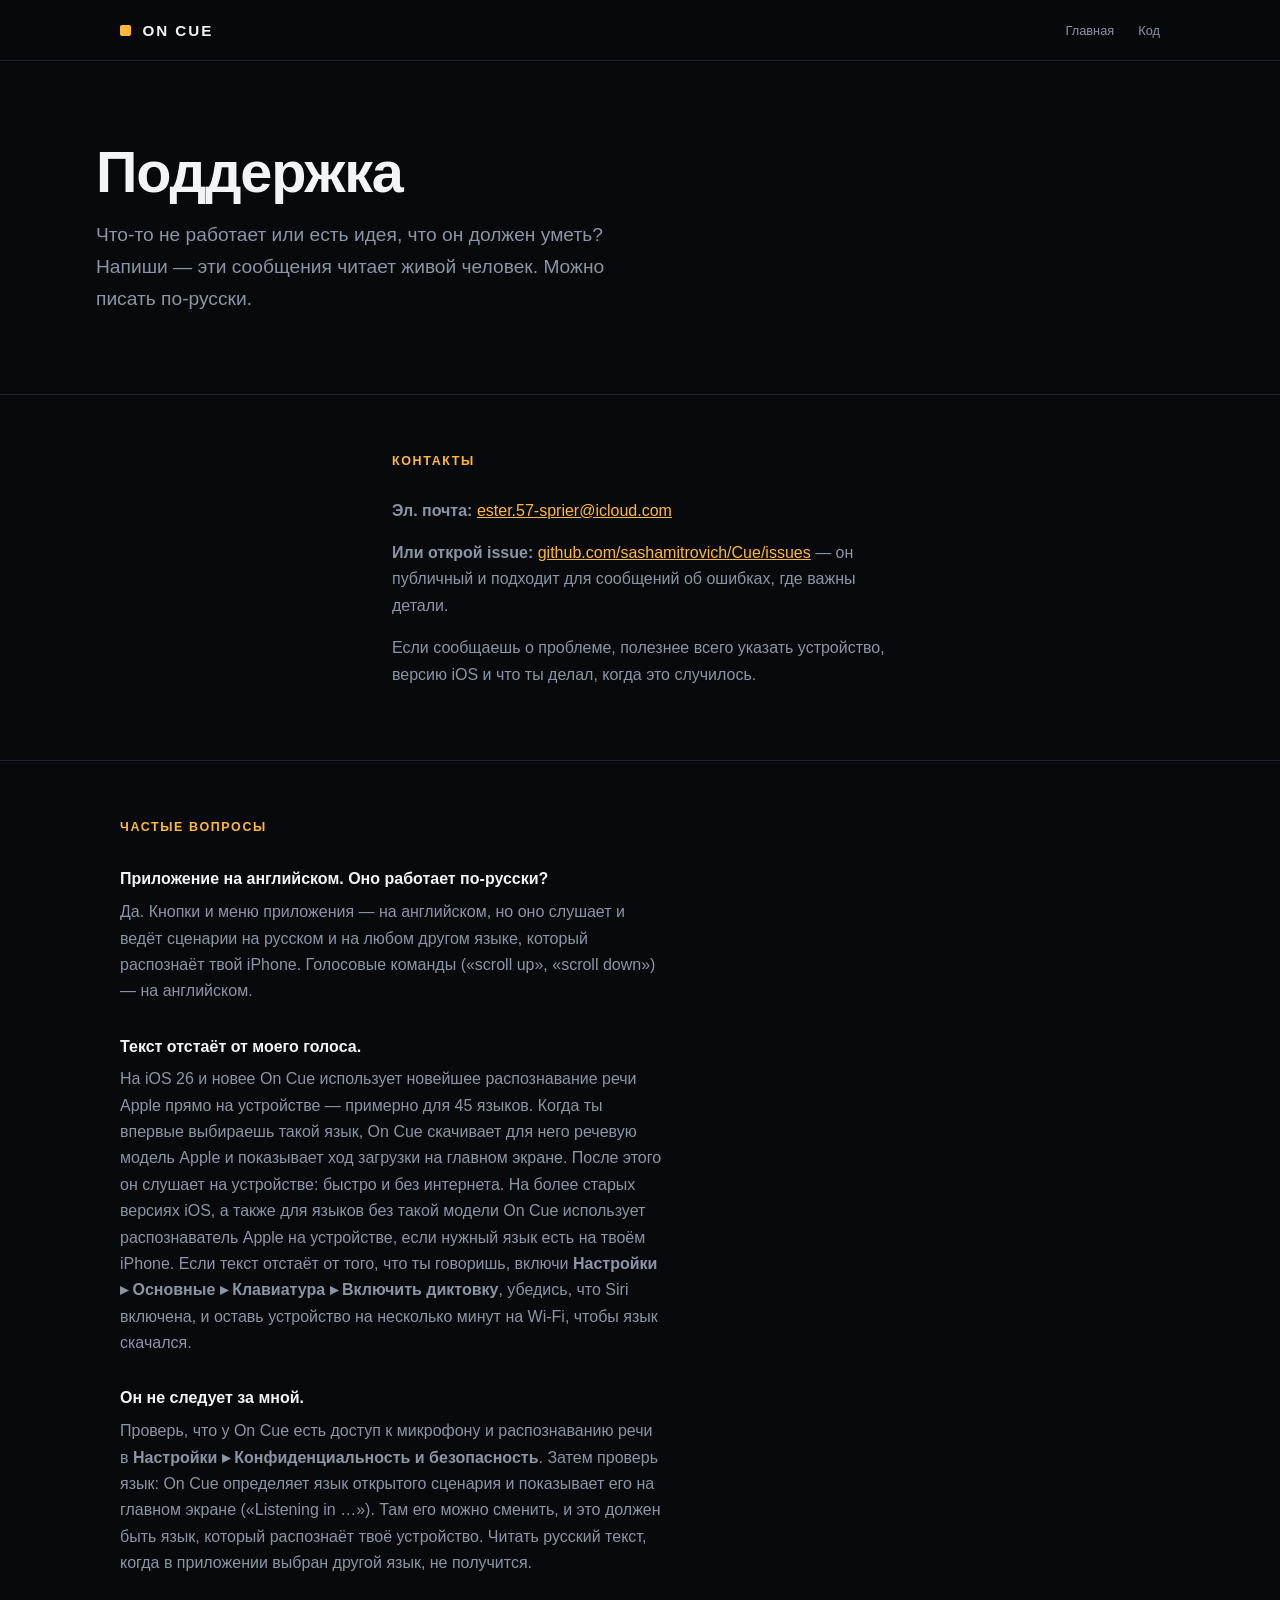
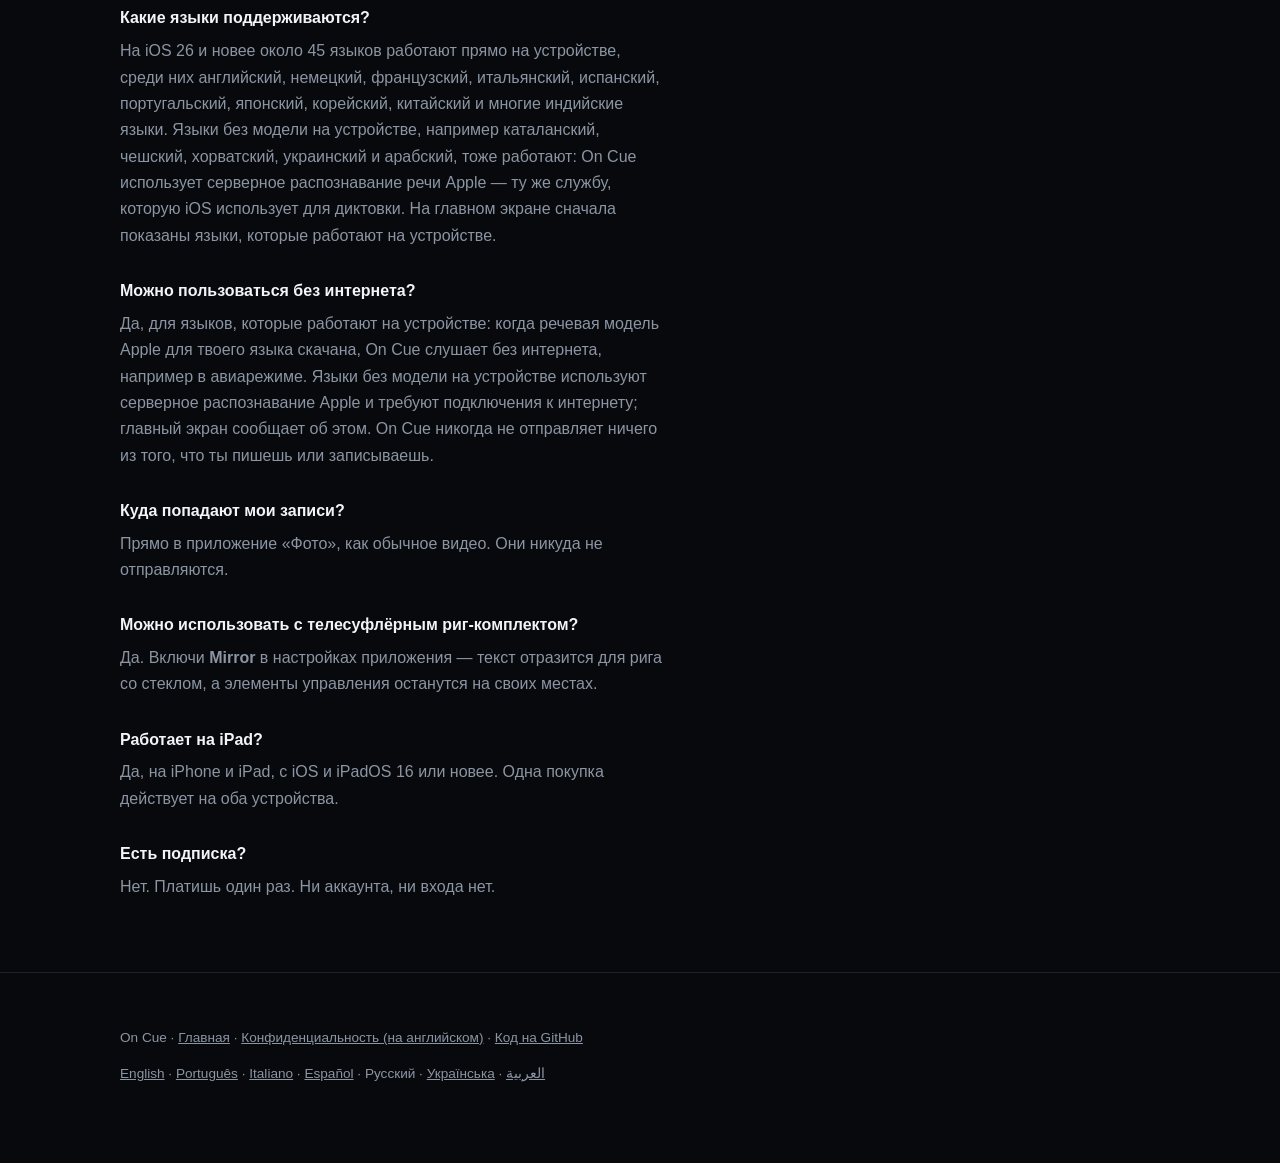
<file: docs/ru/support/index.html>
<!doctype html>
<html lang="ru">
<head>
<meta charset="utf-8">
<meta name="viewport" content="width=device-width, initial-scale=1">
<title>On Cue — поддержка</title>
<meta name="description" content="Поддержка On Cue, телесуфлёра, который следует за твоим голосом. Контакты, частые вопросы и решение проблем.">
<link rel="stylesheet" href="../../style.css">
</head>
<body>

<header>
  <div class="wrap">
    <span class="lamp" aria-hidden="true"></span>
    <span class="chrome wordmark"><a href="../" style="color:inherit;text-decoration:none">On Cue</a></span>
    <nav>
      <a href="../">Главная</a>
      <a href="https://github.com/sashamitrovich/Cue">Код</a>
    </nav>
  </div>
</header>

<main>
  <div class="wrap hero">
    <h1>Поддержка</h1>
    <p class="lede">Что-то не работает или есть идея, что он должен уметь? Напиши — эти сообщения читает живой человек. Можно писать по-русски.</p>
  </div>

  <section>
    <div class="wrap prose">
      <h2 class="chrome">Контакты</h2>
      <p><strong>Эл. почта:</strong> <a href="mailto:ester.57-sprier@icloud.com">ester.57-sprier@icloud.com</a></p>
      <p><strong>Или открой issue:</strong> <a href="https://github.com/sashamitrovich/Cue/issues">github.com/sashamitrovich/Cue/issues</a> — он публичный и подходит для сообщений об ошибках, где важны детали.</p>
      <p>Если сообщаешь о проблеме, полезнее всего указать устройство, версию iOS и что ты делал, когда это случилось.</p>
    </div>
  </section>

  <section>
    <div class="wrap">
      <h2 class="chrome">Частые вопросы</h2>
      <dl class="faq">

        <dt>Приложение на английском. Оно работает по-русски?</dt>
        <dd>Да. Кнопки и меню приложения — на английском, но оно слушает и ведёт сценарии на русском и на любом другом языке, который распознаёт твой iPhone. Голосовые команды («scroll up», «scroll down») — на английском.</dd>

        <dt>Текст отстаёт от моего голоса.</dt>
        <dd>На iOS 26 и новее On Cue использует новейшее распознавание речи Apple прямо на устройстве — примерно для 45 языков. Когда ты впервые выбираешь такой язык, On Cue скачивает для него речевую модель Apple и показывает ход загрузки на главном экране. После этого он слушает на устройстве: быстро и без интернета. На более старых версиях iOS, а также для языков без такой модели On Cue использует распознаватель Apple на устройстве, если нужный язык есть на твоём iPhone. Если текст отстаёт от того, что ты говоришь, включи <strong>Настройки ▸ Основные ▸ Клавиатура ▸ Включить диктовку</strong>, убедись, что Siri включена, и оставь устройство на несколько минут на Wi-Fi, чтобы язык скачался.</dd>

        <dt>Он не следует за мной.</dt>
        <dd>Проверь, что у On Cue есть доступ к микрофону и распознаванию речи в <strong>Настройки ▸ Конфиденциальность и безопасность</strong>. Затем проверь язык: On Cue определяет язык открытого сценария и показывает его на главном экране («Listening in …»). Там его можно сменить, и это должен быть язык, который распознаёт твоё устройство. Читать русский текст, когда в приложении выбран другой язык, не получится.</dd>

        <dt>Какие языки поддерживаются?</dt>
        <dd>На iOS 26 и новее около 45 языков работают прямо на устройстве, среди них английский, немецкий, французский, итальянский, испанский, португальский, японский, корейский, китайский и многие индийские языки. Языки без модели на устройстве, например каталанский, чешский, хорватский, украинский и арабский, тоже работают: On Cue использует серверное распознавание речи Apple — ту же службу, которую iOS использует для диктовки. На главном экране сначала показаны языки, которые работают на устройстве.</dd>

        <dt>Можно пользоваться без интернета?</dt>
        <dd>Да, для языков, которые работают на устройстве: когда речевая модель Apple для твоего языка скачана, On Cue слушает без интернета, например в авиарежиме. Языки без модели на устройстве используют серверное распознавание Apple и требуют подключения к интернету; главный экран сообщает об этом. On Cue никогда не отправляет ничего из того, что ты пишешь или записываешь.</dd>

        <dt>Куда попадают мои записи?</dt>
        <dd>Прямо в приложение «Фото», как обычное видео. Они никуда не отправляются.</dd>

        <dt>Можно использовать с телесуфлёрным риг-комплектом?</dt>
        <dd>Да. Включи <strong>Mirror</strong> в настройках приложения — текст отразится для рига со стеклом, а элементы управления останутся на своих местах.</dd>

        <dt>Работает на iPad?</dt>
        <dd>Да, на iPhone и iPad, с iOS и iPadOS 16 или новее. Одна покупка действует на оба устройства.</dd>

        <dt>Есть подписка?</dt>
        <dd>Нет. Платишь один раз. Ни аккаунта, ни входа нет.</dd>

      </dl>
    </div>
  </section>
</main>

<footer>
  <div class="wrap">
    <p>On Cue · <a href="../">Главная</a> · <a href="https://github.com/sashamitrovich/Cue/blob/main/PRIVACY.md">Конфиденциальность (на английском)</a> · <a href="https://github.com/sashamitrovich/Cue">Код на GitHub</a></p>
    <p><a href="../../support/" hreflang="en">English</a> · <a href="../../pt-BR/support/" hreflang="pt-BR">Português</a> · <a href="../../it/support/" hreflang="it">Italiano</a> · <a href="../../es-MX/support/" hreflang="es-MX">Español</a> · Русский · <a href="../../uk/support/" hreflang="uk">Українська</a> · <a href="../../ar/support/" hreflang="ar">العربية</a></p>
  </div>
</footer>

</body>
</html>
</file>
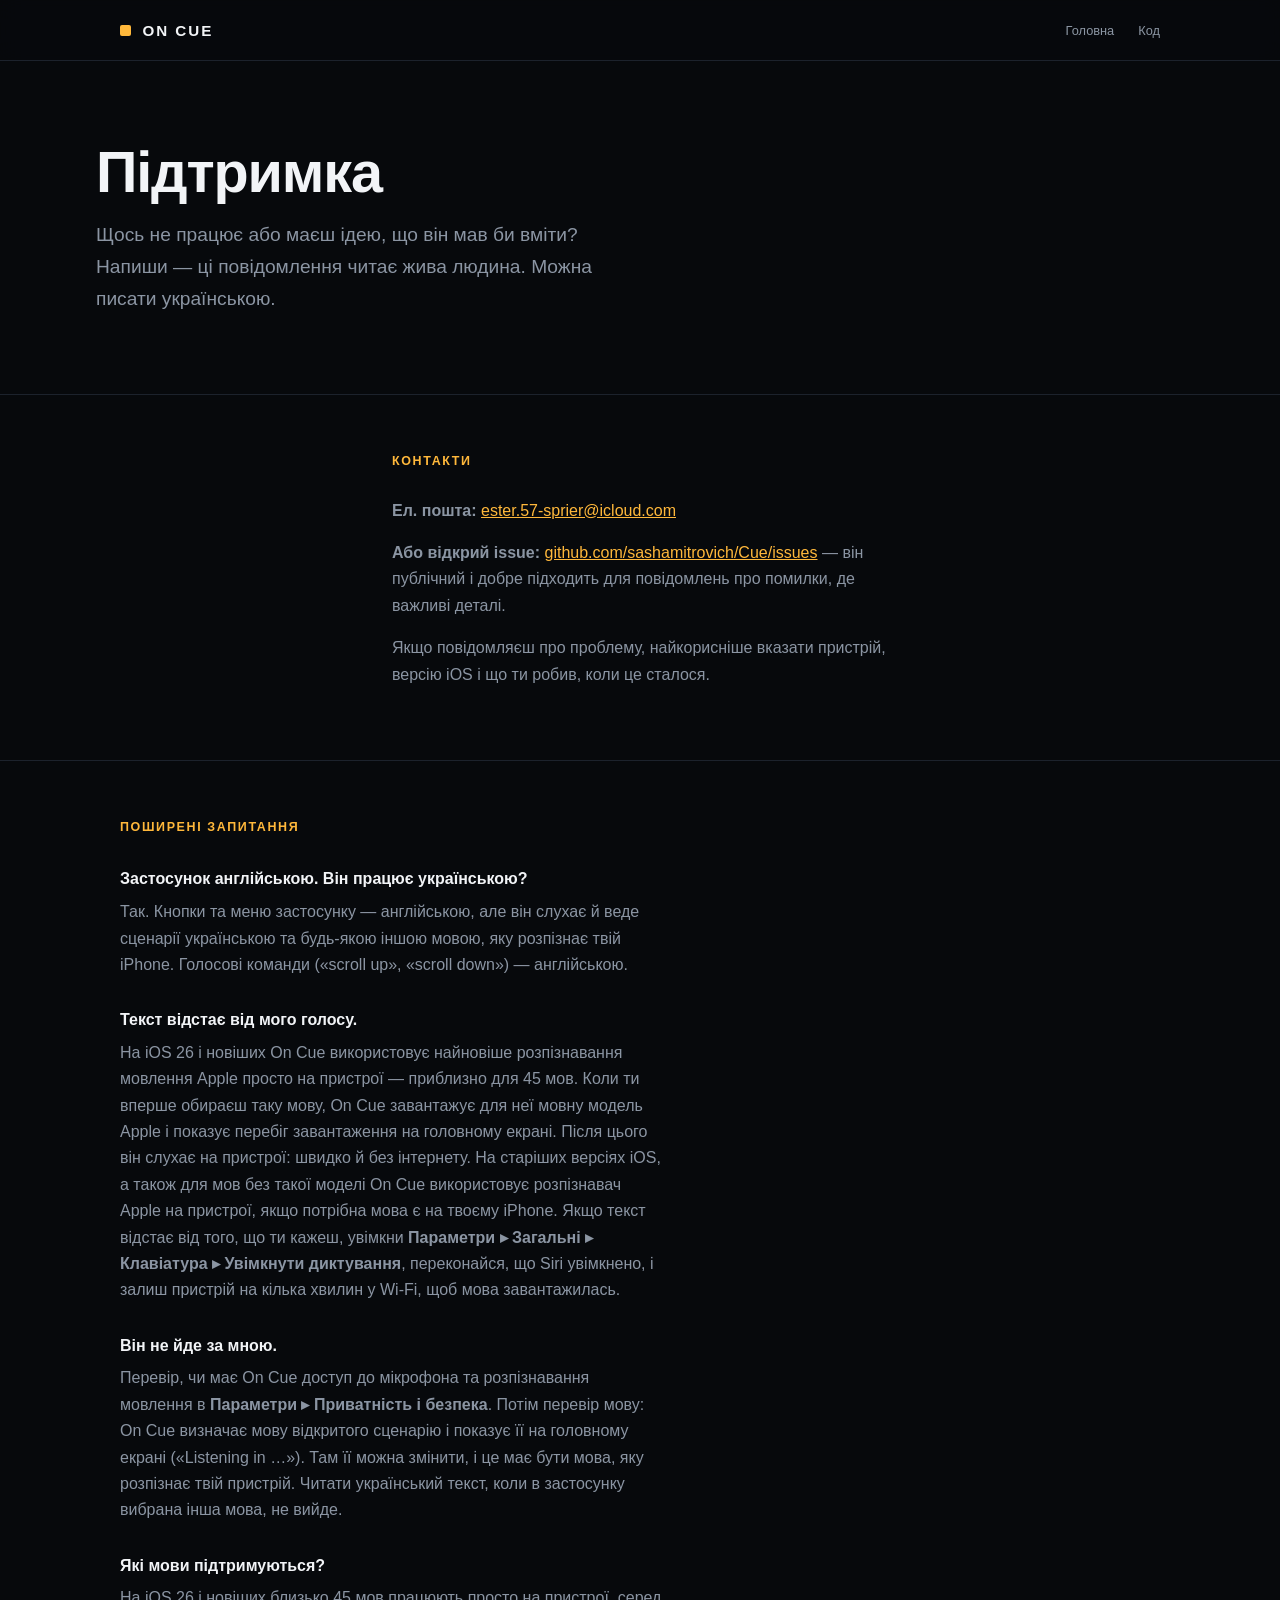
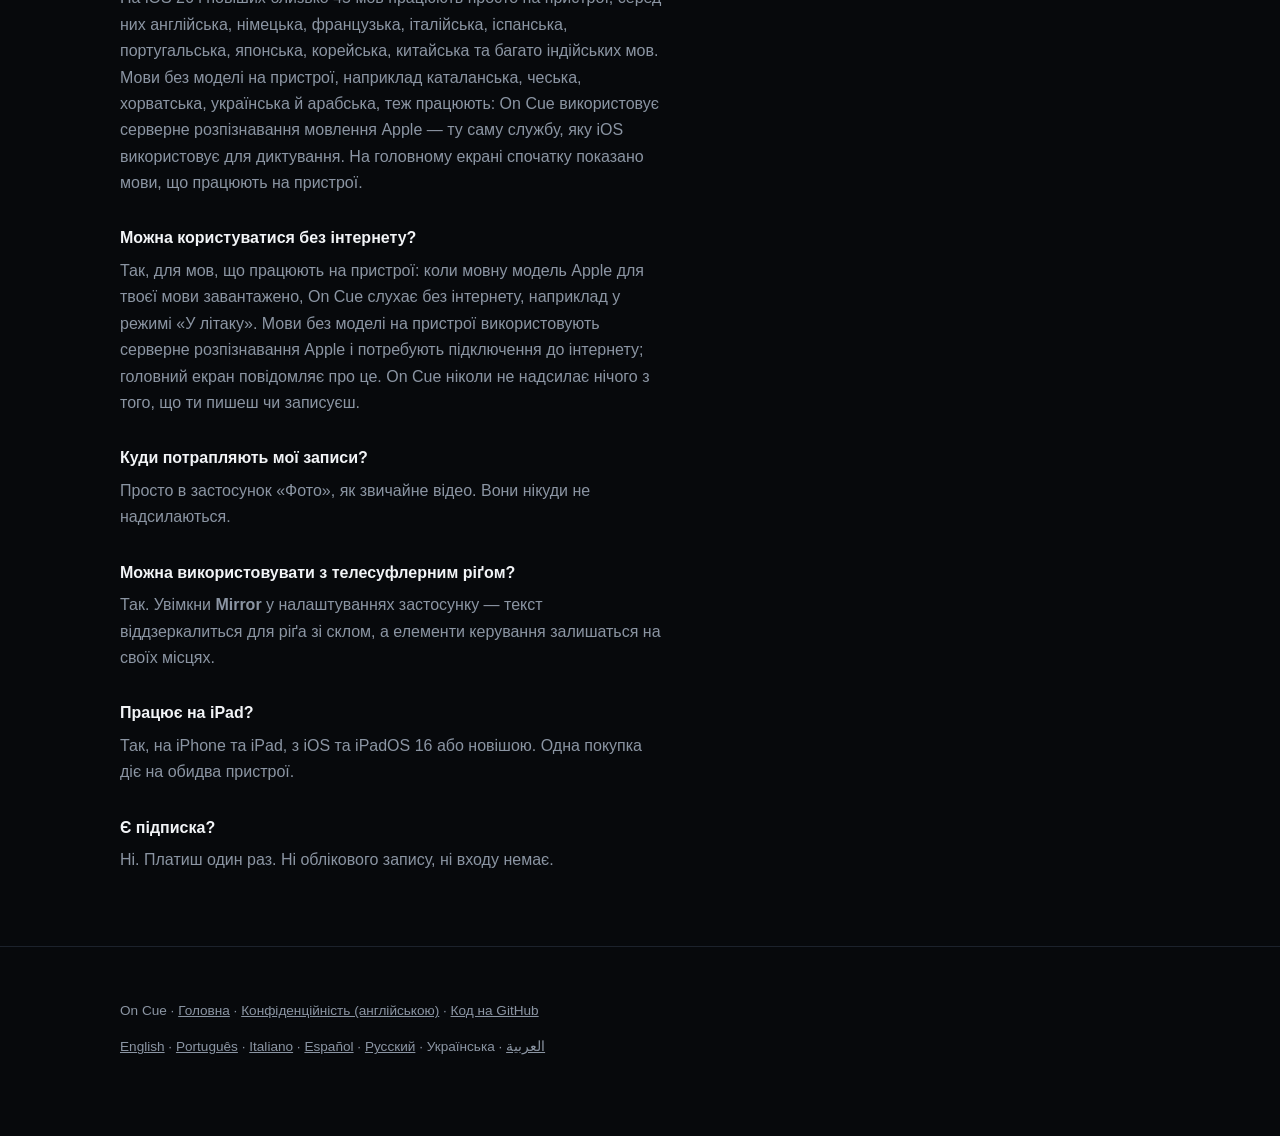
<file: docs/uk/support/index.html>
<!doctype html>
<html lang="uk">
<head>
<meta charset="utf-8">
<meta name="viewport" content="width=device-width, initial-scale=1">
<title>On Cue — підтримка</title>
<meta name="description" content="Підтримка On Cue, телесуфлера, який іде за твоїм голосом. Контакти, поширені запитання та розв’язання проблем.">
<link rel="stylesheet" href="../../style.css">
</head>
<body>

<header>
  <div class="wrap">
    <span class="lamp" aria-hidden="true"></span>
    <span class="chrome wordmark"><a href="../" style="color:inherit;text-decoration:none">On Cue</a></span>
    <nav>
      <a href="../">Головна</a>
      <a href="https://github.com/sashamitrovich/Cue">Код</a>
    </nav>
  </div>
</header>

<main>
  <div class="wrap hero">
    <h1>Підтримка</h1>
    <p class="lede">Щось не працює або маєш ідею, що він мав би вміти? Напиши — ці повідомлення читає жива людина. Можна писати українською.</p>
  </div>

  <section>
    <div class="wrap prose">
      <h2 class="chrome">Контакти</h2>
      <p><strong>Ел. пошта:</strong> <a href="mailto:ester.57-sprier@icloud.com">ester.57-sprier@icloud.com</a></p>
      <p><strong>Або відкрий issue:</strong> <a href="https://github.com/sashamitrovich/Cue/issues">github.com/sashamitrovich/Cue/issues</a> — він публічний і добре підходить для повідомлень про помилки, де важливі деталі.</p>
      <p>Якщо повідомляєш про проблему, найкорисніше вказати пристрій, версію iOS і що ти робив, коли це сталося.</p>
    </div>
  </section>

  <section>
    <div class="wrap">
      <h2 class="chrome">Поширені запитання</h2>
      <dl class="faq">

        <dt>Застосунок англійською. Він працює українською?</dt>
        <dd>Так. Кнопки та меню застосунку — англійською, але він слухає й веде сценарії українською та будь-якою іншою мовою, яку розпізнає твій iPhone. Голосові команди («scroll up», «scroll down») — англійською.</dd>

        <dt>Текст відстає від мого голосу.</dt>
        <dd>На iOS 26 і новіших On Cue використовує найновіше розпізнавання мовлення Apple просто на пристрої — приблизно для 45 мов. Коли ти вперше обираєш таку мову, On Cue завантажує для неї мовну модель Apple і показує перебіг завантаження на головному екрані. Після цього він слухає на пристрої: швидко й без інтернету. На старіших версіях iOS, а також для мов без такої моделі On Cue використовує розпізнавач Apple на пристрої, якщо потрібна мова є на твоєму iPhone. Якщо текст відстає від того, що ти кажеш, увімкни <strong>Параметри ▸ Загальні ▸ Клавіатура ▸ Увімкнути диктування</strong>, переконайся, що Siri увімкнено, і залиш пристрій на кілька хвилин у Wi-Fi, щоб мова завантажилась.</dd>

        <dt>Він не йде за мною.</dt>
        <dd>Перевір, чи має On Cue доступ до мікрофона та розпізнавання мовлення в <strong>Параметри ▸ Приватність і безпека</strong>. Потім перевір мову: On Cue визначає мову відкритого сценарію і показує її на головному екрані («Listening in …»). Там її можна змінити, і це має бути мова, яку розпізнає твій пристрій. Читати український текст, коли в застосунку вибрана інша мова, не вийде.</dd>

        <dt>Які мови підтримуються?</dt>
        <dd>На iOS 26 і новіших близько 45 мов працюють просто на пристрої, серед них англійська, німецька, французька, італійська, іспанська, португальська, японська, корейська, китайська та багато індійських мов. Мови без моделі на пристрої, наприклад каталанська, чеська, хорватська, українська й арабська, теж працюють: On Cue використовує серверне розпізнавання мовлення Apple — ту саму службу, яку iOS використовує для диктування. На головному екрані спочатку показано мови, що працюють на пристрої.</dd>

        <dt>Можна користуватися без інтернету?</dt>
        <dd>Так, для мов, що працюють на пристрої: коли мовну модель Apple для твоєї мови завантажено, On Cue слухає без інтернету, наприклад у режимі «У літаку». Мови без моделі на пристрої використовують серверне розпізнавання Apple і потребують підключення до інтернету; головний екран повідомляє про це. On Cue ніколи не надсилає нічого з того, що ти пишеш чи записуєш.</dd>

        <dt>Куди потрапляють мої записи?</dt>
        <dd>Просто в застосунок «Фото», як звичайне відео. Вони нікуди не надсилаються.</dd>

        <dt>Можна використовувати з телесуфлерним ріґом?</dt>
        <dd>Так. Увімкни <strong>Mirror</strong> у налаштуваннях застосунку — текст віддзеркалиться для ріґа зі склом, а елементи керування залишаться на своїх місцях.</dd>

        <dt>Працює на iPad?</dt>
        <dd>Так, на iPhone та iPad, з iOS та iPadOS 16 або новішою. Одна покупка діє на обидва пристрої.</dd>

        <dt>Є підписка?</dt>
        <dd>Ні. Платиш один раз. Ні облікового запису, ні входу немає.</dd>

      </dl>
    </div>
  </section>
</main>

<footer>
  <div class="wrap">
    <p>On Cue · <a href="../">Головна</a> · <a href="https://github.com/sashamitrovich/Cue/blob/main/PRIVACY.md">Конфіденційність (англійською)</a> · <a href="https://github.com/sashamitrovich/Cue">Код на GitHub</a></p>
    <p><a href="../../support/" hreflang="en">English</a> · <a href="../../pt-BR/support/" hreflang="pt-BR">Português</a> · <a href="../../it/support/" hreflang="it">Italiano</a> · <a href="../../es-MX/support/" hreflang="es-MX">Español</a> · <a href="../../ru/support/" hreflang="ru">Русский</a> · Українська · <a href="../../ar/support/" hreflang="ar">العربية</a></p>
  </div>
</footer>

</body>
</html>
</file>
<file: docs/style.css>
/* The app's own palette. Amber is the only accent, and it marks the live
   thing — the active word in the app, the primary action here. */
:root {
  --ground: #07090C;
  --raise:  #0E1218;
  --rule:   #1C222C;
  --ink:    #F2F4F7;
  --muted:  #8B95A3;
  --amber:  #FFB83B;
  --measure: 34rem;
}

* { box-sizing: border-box; }

body {
  margin: 0;
  background: var(--ground);
  color: var(--ink);
  font: 16px/1.65 -apple-system, BlinkMacSystemFont, "SF Pro Text", "Helvetica Neue", Arial, sans-serif;
  -webkit-font-smoothing: antialiased;
}

.wrap { max-width: 68rem; margin: 0 auto; padding: 0 1.5rem; }

/* Chrome type: condensed, uppercase, widely tracked — the same treatment the
   app gives its own labels, so the site and the product read as one thing. */
.chrome {
  font-family: "SF Pro Display", -apple-system, "Helvetica Neue", sans-serif;
  font-stretch: condensed;
  text-transform: uppercase;
  letter-spacing: 0.13em;
  font-weight: 700;
}

header {
  border-bottom: 1px solid var(--rule);
  padding: 1.1rem 0;
  position: sticky; top: 0;
  background: rgba(7, 9, 12, 0.92);
  backdrop-filter: saturate(160%) blur(12px);
  z-index: 10;
}
header .wrap { display: flex; align-items: center; gap: 0.7rem; }
.lamp { width: 0.7rem; height: 0.7rem; background: var(--amber); border-radius: 2px; flex: none; }
.wordmark { font-size: 0.95rem; }
header nav { margin-left: auto; display: flex; gap: 1.5rem; }
header nav a { color: var(--muted); text-decoration: none; font-size: 0.8rem; }
header nav a:hover, header nav a:focus-visible { color: var(--ink); }

h1 {
  font-size: clamp(2.2rem, 6vw, 3.6rem);
  line-height: 1.08;
  letter-spacing: -0.02em;
  margin: 0 0 1rem;
  max-width: 18ch;
}
h1 em { font-style: normal; color: var(--amber); }

.lede { font-size: 1.2rem; color: var(--muted); max-width: var(--measure); margin: 0 0 2rem; }

.hero { padding: 5rem 0 3rem; }

.cta {
  display: inline-block;
  background: var(--amber);
  color: #12161C;
  padding: 0.85rem 1.6rem;
  border-radius: 8px;
  text-decoration: none;
  font-size: 0.85rem;
}
.cta:hover, .cta:focus-visible { filter: brightness(1.08); }
.cta-note { color: var(--muted); font-size: 0.85rem; margin-top: 0.9rem; }

.shots {
  display: grid;
  grid-template-columns: repeat(auto-fit, minmax(200px, 1fr));
  gap: 1.2rem;
  padding: 2rem 0 4rem;
}
.shots img {
  width: 100%; height: auto; display: block;
  border-radius: 14px;
  border: 1px solid var(--rule);
}

section { padding: 3.5rem 0; border-top: 1px solid var(--rule); }
h2 { font-size: 0.78rem; color: var(--amber); margin: 0 0 1.6rem; }
h3 { font-size: 1.05rem; margin: 0 0 0.4rem; }

.grid { display: grid; grid-template-columns: repeat(auto-fit, minmax(260px, 1fr)); gap: 2rem; }
.grid p { color: var(--muted); margin: 0; }

.prose { max-width: var(--measure); }
.prose p { color: var(--muted); }
.prose a { color: var(--amber); }
.prose h3 { color: var(--ink); margin-top: 2rem; }

dl.faq { max-width: var(--measure); }
dl.faq dt { font-weight: 600; margin-top: 1.8rem; }
dl.faq dd { margin: 0.4rem 0 0; color: var(--muted); }

footer {
  border-top: 1px solid var(--rule);
  padding: 2.5rem 0 4rem;
  color: var(--muted);
  font-size: 0.85rem;
}
footer a { color: var(--muted); }

@media (prefers-reduced-motion: no-preference) {
  a, .cta { transition: color 0.15s ease, filter 0.15s ease; }
}
</file>
